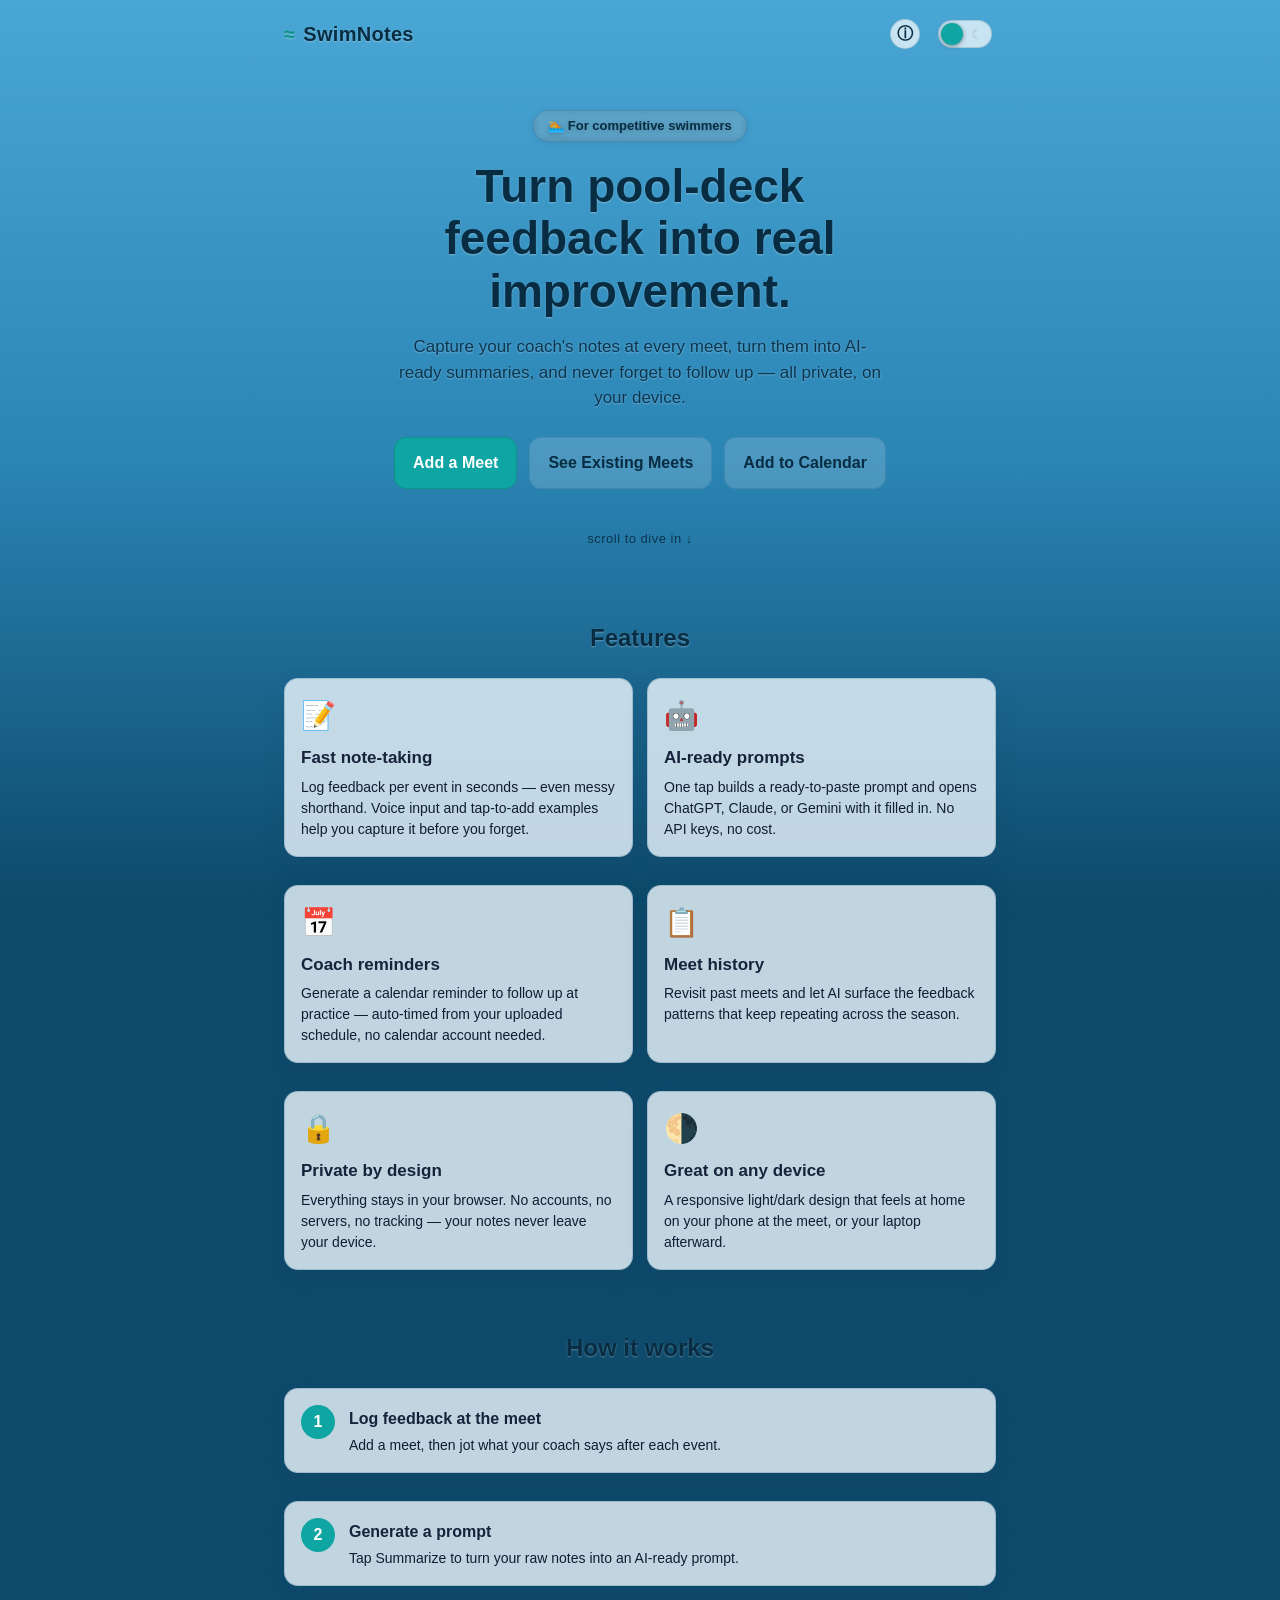
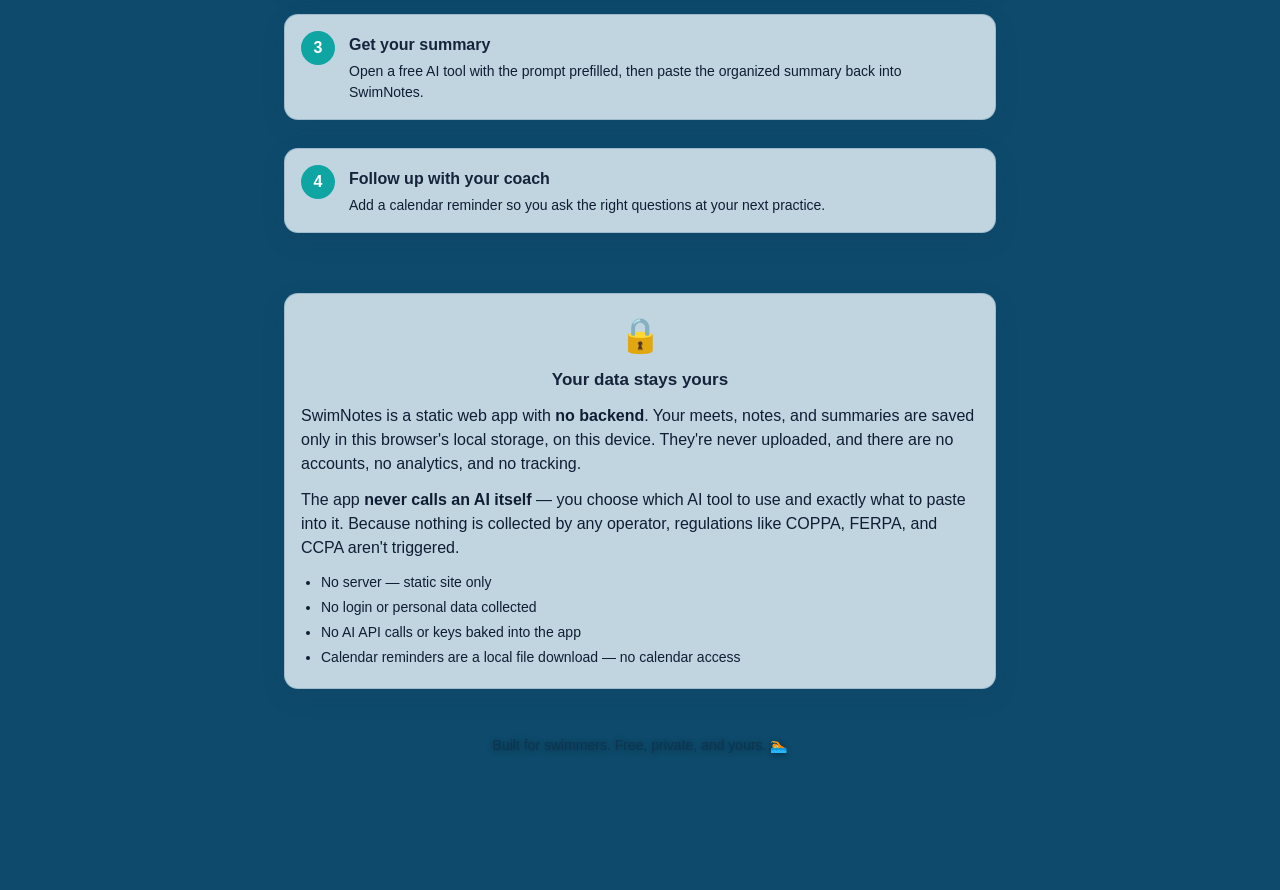
<file: app/index.html>
<!DOCTYPE html>
<html lang="en">
  <head>
    <meta charset="UTF-8" />
    <meta
      name="viewport"
      content="width=device-width, initial-scale=1, viewport-fit=cover"
    />
    <meta name="theme-color" content="#0e1726" />
    <meta
      name="description"
      content="SwimNotes - log coach feedback at meets, generate AI prompts, set a reminder to ask your coach. Private, on-device, free."
    />
    <title>SwimNotes — log coach feedback, get AI summaries</title>
    <script>
      /* set theme before paint to avoid a flash of the wrong mode */
      (function () {
        try {
          var t = localStorage.getItem("swimnotes.theme");
          if (!t)
            t = window.matchMedia("(prefers-color-scheme: light)").matches
              ? "light"
              : "dark";
          document.documentElement.setAttribute("data-theme", t);
        } catch (e) {
          document.documentElement.setAttribute("data-theme", "dark");
        }
      })();
    </script>
    <link rel="stylesheet" href="css/styles.css" />
  </head>
  <body class="landing">
    <!-- Dynamic "dive" background: deepens as you scroll -->
    <div id="water-bg" aria-hidden="true">
      <span class="bubble" style="left: 8%; width: 10px; height: 10px; animation-duration: 14s; animation-delay: -2s"></span>
      <span class="bubble" style="left: 22%; width: 6px; height: 6px; animation-duration: 11s; animation-delay: -6s"></span>
      <span class="bubble" style="left: 38%; width: 14px; height: 14px; animation-duration: 18s; animation-delay: -1s"></span>
      <span class="bubble" style="left: 55%; width: 8px; height: 8px; animation-duration: 13s; animation-delay: -9s"></span>
      <span class="bubble" style="left: 68%; width: 5px; height: 5px; animation-duration: 10s; animation-delay: -4s"></span>
      <span class="bubble" style="left: 80%; width: 12px; height: 12px; animation-duration: 16s; animation-delay: -7s"></span>
      <span class="bubble" style="left: 92%; width: 7px; height: 7px; animation-duration: 12s; animation-delay: -3s"></span>
    </div>
    <div id="depth-overlay" aria-hidden="true"></div>

    <div class="app">
      <div class="topbar">
        <a class="logo" href="index.html"><span class="wave">≈</span> SwimNotes</a>
        <span class="spacer"></span>
      </div>

      <!-- Hero -->
      <header class="hero">
        <div class="hero-badge">🏊 For competitive swimmers</div>
        <h1 class="hero-title">Turn pool-deck feedback into real improvement.</h1>
        <p class="hero-tagline">
          Capture your coach's notes at every meet, turn them into AI-ready
          summaries, and never forget to follow up — all private, on your device.
        </p>
        <div class="hero-cta">
          <a class="btn primary" href="meet.html?new=1">Add a Meet</a>
          <a class="btn glass" href="history.html">See Existing Meets</a>
          <a class="btn glass" href="remind.html">Add to Calendar</a>
        </div>
        <div class="scroll-cue">scroll to dive in ↓</div>
      </header>

      <!-- Features -->
      <section class="section">
        <h2 class="section-title">Features</h2>
        <div class="feature-grid">
          <div class="card feature">
            <div class="feature-ico">📝</div>
            <h3>Fast note-taking</h3>
            <p>
              Log feedback per event in seconds — even messy shorthand. Voice
              input and tap-to-add examples help you capture it before you forget.
            </p>
          </div>
          <div class="card feature">
            <div class="feature-ico">🤖</div>
            <h3>AI-ready prompts</h3>
            <p>
              One tap builds a ready-to-paste prompt and opens ChatGPT, Claude,
              or Gemini with it filled in. No API keys, no cost.
            </p>
          </div>
          <div class="card feature">
            <div class="feature-ico">📅</div>
            <h3>Coach reminders</h3>
            <p>
              Generate a calendar reminder to follow up at practice — auto-timed
              from your uploaded schedule, no calendar account needed.
            </p>
          </div>
          <div class="card feature">
            <div class="feature-ico">📋</div>
            <h3>Meet history</h3>
            <p>
              Revisit past meets and let AI surface the feedback patterns that
              keep repeating across the season.
            </p>
          </div>
          <div class="card feature">
            <div class="feature-ico">🔒</div>
            <h3>Private by design</h3>
            <p>
              Everything stays in your browser. No accounts, no servers, no
              tracking — your notes never leave your device.
            </p>
          </div>
          <div class="card feature">
            <div class="feature-ico">🌗</div>
            <h3>Great on any device</h3>
            <p>
              A responsive light/dark design that feels at home on your phone at
              the meet, or your laptop afterward.
            </p>
          </div>
        </div>
      </section>

      <!-- How it works -->
      <section class="section">
        <h2 class="section-title">How it works</h2>
        <ol class="how-steps">
          <li class="card">
            <span class="step-num">1</span>
            <div>
              <h3>Log feedback at the meet</h3>
              <p>Add a meet, then jot what your coach says after each event.</p>
            </div>
          </li>
          <li class="card">
            <span class="step-num">2</span>
            <div>
              <h3>Generate a prompt</h3>
              <p>Tap Summarize to turn your raw notes into an AI-ready prompt.</p>
            </div>
          </li>
          <li class="card">
            <span class="step-num">3</span>
            <div>
              <h3>Get your summary</h3>
              <p>
                Open a free AI tool with the prompt prefilled, then paste the
                organized summary back into SwimNotes.
              </p>
            </div>
          </li>
          <li class="card">
            <span class="step-num">4</span>
            <div>
              <h3>Follow up with your coach</h3>
              <p>
                Add a calendar reminder so you ask the right questions at your
                next practice.
              </p>
            </div>
          </li>
        </ol>
      </section>

      <!-- Security statement -->
      <section class="section">
        <div class="card security">
          <div class="security-badge">🔒</div>
          <h2>Your data stays yours</h2>
          <p>
            SwimNotes is a static web app with <strong>no backend</strong>. Your
            meets, notes, and summaries are saved only in this browser's local
            storage, on this device. They're never uploaded, and there are no
            accounts, no analytics, and no tracking.
          </p>
          <p>
            The app <strong>never calls an AI itself</strong> — you choose which
            AI tool to use and exactly what to paste into it. Because nothing is
            collected by any operator, regulations like COPPA, FERPA, and CCPA
            aren't triggered.
          </p>
          <ul class="security-list">
            <li>No server — static site only</li>
            <li>No login or personal data collected</li>
            <li>No AI API calls or keys baked into the app</li>
            <li>Calendar reminders are a local file download — no calendar access</li>
          </ul>
        </div>
      </section>

      <p class="footer-note">
        Built for swimmers. Free, private, and yours. 🏊
      </p>
    </div>

    <script src="js/util.js"></script>
    <script src="js/chrome.js"></script>
    <script src="js/landing.js"></script>
  </body>
</html>
</file>
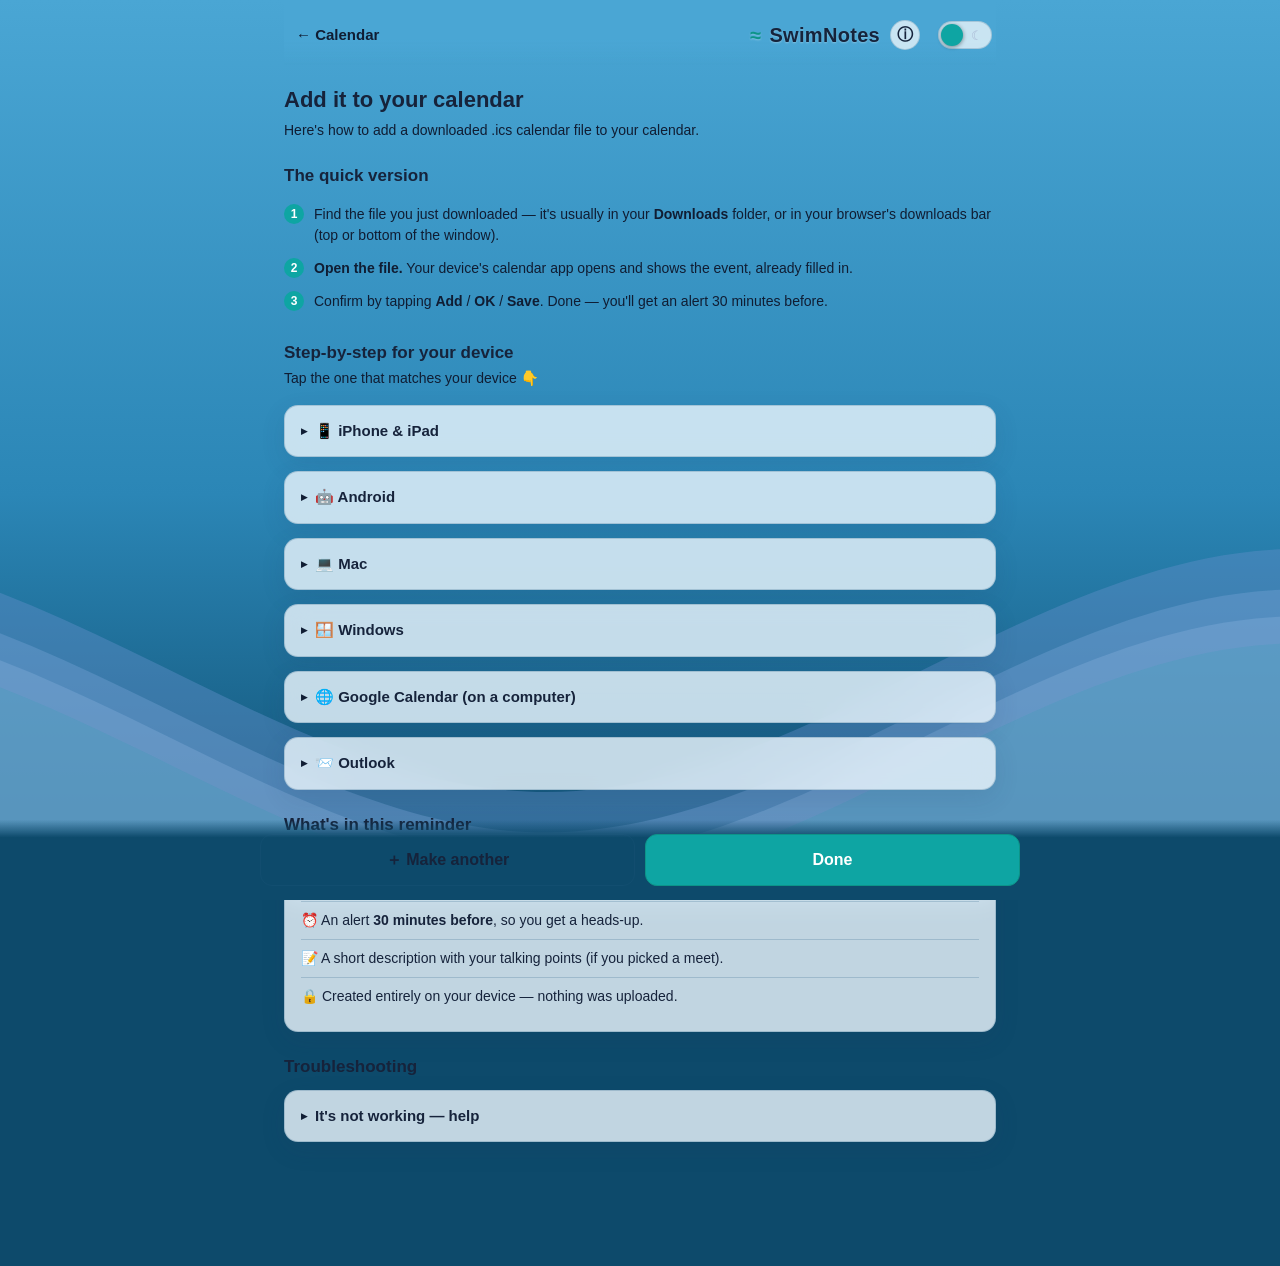
<file: app/added.html>
<!DOCTYPE html>
<html lang="en">
  <head>
    <meta charset="UTF-8" />
    <meta
      name="viewport"
      content="width=device-width, initial-scale=1, viewport-fit=cover"
    />
    <meta name="theme-color" content="#0e1726" />
    <title>SwimNotes · Add to calendar</title>
    <script>
      (function () {
        try {
          var t = localStorage.getItem("swimnotes.theme");
          if (!t)
            t = window.matchMedia("(prefers-color-scheme: light)").matches
              ? "light"
              : "dark";
          document.documentElement.setAttribute("data-theme", t);
        } catch (e) {
          document.documentElement.setAttribute("data-theme", "dark");
        }
      })();
    </script>
    <link rel="stylesheet" href="css/styles.css" />
  </head>
  <body>
    <div class="app">
      <div class="topbar">
        <a class="back-link" href="remind.html">← Calendar</a>
        <span class="spacer"></span>
        <a class="logo" href="index.html"><span class="wave">≈</span> SwimNotes</a>
      </div>

      <h1>Add it to your calendar</h1>
      <p class="subtle" id="subtitle">
        Your calendar file was downloaded. Here's exactly how to add it.
      </p>

      <!-- Reminder summary -->
      <div class="card" id="summary">
        <div class="row" style="gap: 10px; align-items: flex-start">
          <span style="font-size: 24px">📅</span>
          <div style="flex: 1; min-width: 0">
            <div style="font-weight: 700" id="r-title">Your reminder</div>
            <div class="meta" id="r-when"></div>
            <div class="meta">
              Downloaded as <code id="r-file"></code>
            </div>
          </div>
        </div>
        <button class="btn small" id="download-again" style="margin-top: 12px">
          ⬇️ Download again
        </button>
      </div>

      <!-- Quick version -->
      <h2>The quick version</h2>
      <ol class="steps">
        <li>
          Find the file you just downloaded — it's usually in your
          <strong>Downloads</strong> folder, or in your browser's downloads bar
          (top or bottom of the window).
        </li>
        <li>
          <strong>Open the file.</strong> Your device's calendar app opens and
          shows the event, already filled in.
        </li>
        <li>
          Confirm by tapping <strong>Add</strong> / <strong>OK</strong> /
          <strong>Save</strong>. Done — you'll get an alert 30 minutes before.
        </li>
      </ol>

      <!-- Per-device -->
      <h2 style="margin-bottom: 2px">Step-by-step for your device</h2>
      <p class="subtle">Tap the one that matches your device 👇</p>

      <details class="card guide">
        <summary>📱 iPhone &amp; iPad</summary>
        <ol class="steps">
          <li>
            Tap the <strong>Downloads</strong> icon next to Safari's address bar,
            or open the <strong>Files</strong> app → <strong>Downloads</strong>.
          </li>
          <li>Tap the <code>.ics</code> file. The <strong>Calendar</strong> app opens with the event.</li>
          <li>Tap <strong>Add</strong> (top-right). If asked, choose which calendar to use.</li>
          <li>The 30-minute alert is already set for you.</li>
        </ol>
      </details>

      <details class="card guide">
        <summary>🤖 Android</summary>
        <ol class="steps">
          <li>
            Pull down the notification shade and tap the finished download, or
            open <strong>Files</strong> / <strong>My Files</strong> →
            <strong>Downloads</strong>.
          </li>
          <li>
            Tap the <code>.ics</code> file. If asked which app to use, choose
            <strong>Google Calendar</strong> (or your calendar app).
          </li>
          <li>Review the event and tap <strong>Save</strong>.</li>
          <li>
            If tapping the file does nothing, use the
            <strong>Google Calendar on a computer</strong> method below.
          </li>
        </ol>
      </details>

      <details class="card guide">
        <summary>💻 Mac</summary>
        <ol class="steps">
          <li>Click the file in your browser's downloads, or open <strong>Finder</strong> → <strong>Downloads</strong>.</li>
          <li>Double-click the <code>.ics</code> file. <strong>Calendar</strong> opens and asks where to add it.</li>
          <li>Pick a calendar and click <strong>OK</strong>.</li>
        </ol>
      </details>

      <details class="card guide">
        <summary>🪟 Windows</summary>
        <ol class="steps">
          <li>Open the <code>.ics</code> from your browser's downloads bar, or the <strong>Downloads</strong> folder.</li>
          <li>Double-click it. It opens in your default calendar (Outlook or Windows <strong>Calendar</strong>).</li>
          <li>Click <strong>Save &amp; Close</strong> (Outlook) or <strong>Save</strong>.</li>
          <li>Opened in the wrong app? Right-click the file → <strong>Open with</strong> → choose your calendar app.</li>
        </ol>
      </details>

      <details class="card guide">
        <summary>🌐 Google Calendar (on a computer)</summary>
        <p class="hint" style="margin-top: 0">
          Use this if the file won't open into your calendar automatically.
        </p>
        <ol class="steps">
          <li>Go to <strong>calendar.google.com</strong> and sign in.</li>
          <li>Click the <strong>⚙ gear</strong> (top-right) → <strong>Settings</strong>.</li>
          <li>In the left menu, click <strong>Import &amp; export</strong>.</li>
          <li>Under <strong>Import</strong>, click <strong>Select file from your computer</strong> and choose the downloaded <code>.ics</code>.</li>
          <li>Choose which calendar to add it to, then click <strong>Import</strong>.</li>
        </ol>
      </details>

      <details class="card guide">
        <summary>📨 Outlook</summary>
        <ol class="steps">
          <li><strong>On the web:</strong> Add calendar → <strong>Upload from file</strong> → choose the <code>.ics</code> → pick a calendar → <strong>Import</strong>.</li>
          <li><strong>Desktop app:</strong> double-click the file; Outlook opens it — click <strong>Save &amp; Close</strong>.</li>
        </ol>
      </details>

      <!-- What's inside -->
      <h2>What's in this reminder</h2>
      <div class="card">
        <ul class="plain-list">
          <li>📌 A one-time event titled with your reminder name.</li>
          <li>⏰ An alert <strong>30 minutes before</strong>, so you get a heads-up.</li>
          <li>📝 A short description with your talking points (if you picked a meet).</li>
          <li>🔒 Created entirely on your device — nothing was uploaded.</li>
        </ul>
      </div>

      <!-- Troubleshooting -->
      <h2>Troubleshooting</h2>
      <details class="card guide">
        <summary>It's not working — help</summary>
        <ul class="plain-list">
          <li>
            <strong>I can't find the file.</strong> Check your
            <strong>Downloads</strong> folder, or your browser's downloads bar.
            You can also tap <strong>Download again</strong> at the top.
          </li>
          <li>
            <strong>Nothing happened when I opened it.</strong> Your device may
            not have a default calendar app set. Use the
            <strong>Google Calendar on a computer</strong> import above.
          </li>
          <li>
            <strong>It opened as text/gibberish.</strong> That's the raw file —
            choose to open it <em>with</em> your calendar app instead of a text
            viewer.
          </li>
        </ul>
      </details>
    </div>

    <div class="actionbar">
      <div class="inner btn-grid">
        <a class="btn ghost" href="remind.html">＋ Make another</a>
        <a class="btn primary" href="index.html">Done</a>
      </div>
    </div>

    <script src="js/util.js"></script>
    <script src="js/chrome.js"></script>
    <script src="js/added.js"></script>
  </body>
</html>
</file>
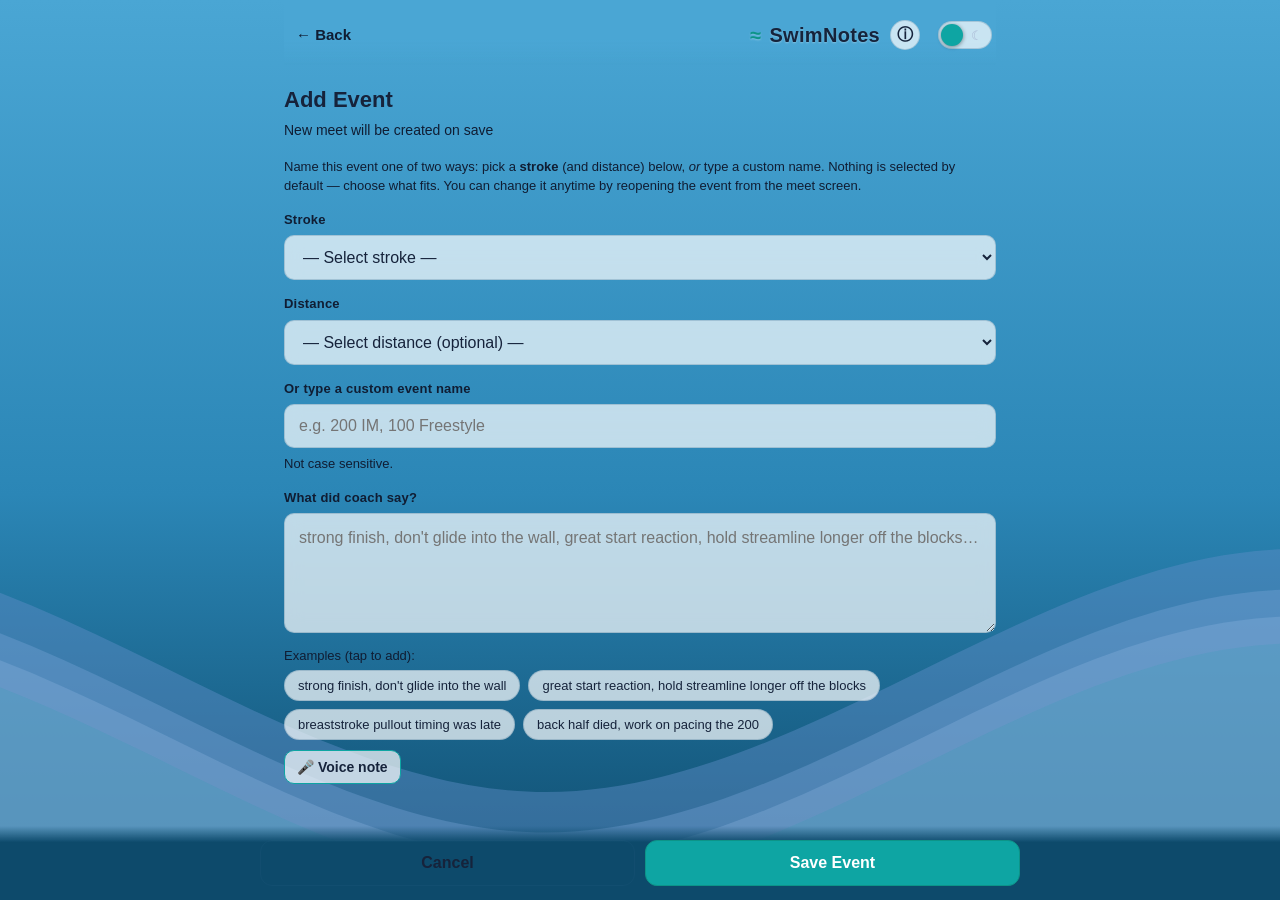
<file: app/event.html>
<!DOCTYPE html>
<html lang="en">
  <head>
    <meta charset="UTF-8" />
    <meta
      name="viewport"
      content="width=device-width, initial-scale=1, viewport-fit=cover"
    />
    <meta name="theme-color" content="#0e1726" />
    <title>SwimNotes · Event</title>
    <script>
      (function () {
        try {
          var t = localStorage.getItem("swimnotes.theme");
          if (!t)
            t = window.matchMedia("(prefers-color-scheme: light)").matches
              ? "light"
              : "dark";
          document.documentElement.setAttribute("data-theme", t);
        } catch (e) {
          document.documentElement.setAttribute("data-theme", "dark");
        }
      })();
    </script>
    <link rel="stylesheet" href="css/styles.css" />
  </head>
  <body>
    <div class="app">
      <div class="topbar">
        <a class="back-link" href="meet.html">← Back</a>
        <span class="spacer"></span>
        <a class="logo" href="index.html"><span class="wave">≈</span> SwimNotes</a>
      </div>

      <h1 id="page-title">Add Event</h1>
      <p class="subtle" id="meet-label"></p>

      <p class="hint" style="margin-top: 0">
        Name this event one of two ways: pick a <strong>stroke</strong> (and
        distance) below, <em>or</em> type a custom name. Nothing is selected by
        default &mdash; choose what fits. You can change it anytime by reopening
        the event from the meet screen.
      </p>

      <label for="stroke">Stroke</label>
      <select id="stroke"></select>

      <label for="distance">Distance</label>
      <select id="distance"></select>

      <label for="custom-name">Or type a custom event name</label>
      <div class="field-guard" id="custom-name-wrap">
        <input
          id="custom-name"
          type="text"
          placeholder="e.g. 200 IM, 100 Freestyle"
        />
        <span class="field-guard-msg" aria-hidden="true"
          >Not a possible event combination</span
        >
      </div>
      <p class="hint">Not case sensitive.</p>

      <label for="notes">What did coach say?</label>
      <div class="field-guard" id="notes-wrap">
        <textarea
          id="notes"
          placeholder="breakout 2 deep, good turns, finish head down…"
        ></textarea>
        <span class="field-guard-msg" aria-hidden="true"
          >Please input feedback</span
        >
      </div>
      <p class="hint" style="margin-bottom: 4px">Examples (tap to add):</p>
      <div id="suggestions" class="chips"></div>
      <button class="btn small" id="voice-btn" type="button">
        🎤 Voice note
      </button>
      <span id="voice-status" class="hint"></span>
    </div>

    <div class="actionbar">
      <div class="inner btn-grid">
        <button class="btn ghost" id="cancel-btn">Cancel</button>
        <button class="btn primary" id="save-btn">Save Event</button>
      </div>
    </div>

    <script src="js/storage.js"></script>
    <script src="js/util.js"></script>
    <script src="js/chrome.js"></script>
    <script src="js/event.js"></script>
  </body>
</html>
</file>
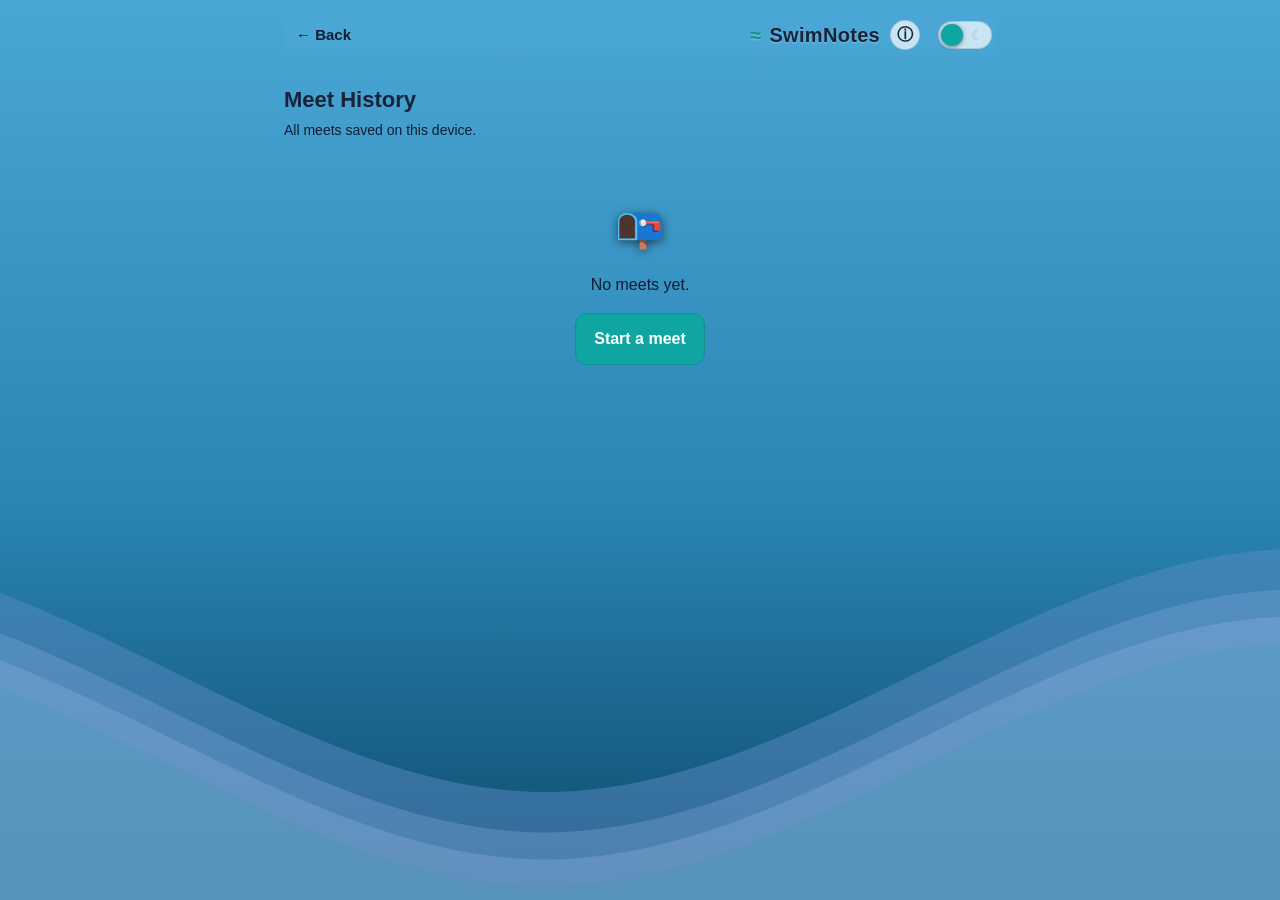
<file: app/history.html>
<!DOCTYPE html>
<html lang="en">
  <head>
    <meta charset="UTF-8" />
    <meta
      name="viewport"
      content="width=device-width, initial-scale=1, viewport-fit=cover"
    />
    <meta name="theme-color" content="#0e1726" />
    <title>SwimNotes · History</title>
    <script>
      (function () {
        try {
          var t = localStorage.getItem("swimnotes.theme");
          if (!t)
            t = window.matchMedia("(prefers-color-scheme: light)").matches
              ? "light"
              : "dark";
          document.documentElement.setAttribute("data-theme", t);
        } catch (e) {
          document.documentElement.setAttribute("data-theme", "dark");
        }
      })();
    </script>
    <link rel="stylesheet" href="css/styles.css" />
  </head>
  <body>
    <div class="app">
      <div class="topbar">
        <a class="back-link" href="index.html">← Back</a>
        <span class="spacer"></span>
        <a class="logo" href="index.html"><span class="wave">≈</span> SwimNotes</a>
      </div>

      <h1>Meet History</h1>
      <p class="subtle">All meets saved on this device.</p>

      <div id="list"></div>

      <div id="danger-zone" style="display: none; margin-top: 32px">
        <button class="btn danger block" id="delete-all-btn">
          Delete all meets
        </button>
      </div>
    </div>

    <!-- Confirm clearing every meet (small centered modal) -->
    <dialog id="confirm-delete-all" class="confirm-dialog">
      <h2>Delete all meets?</h2>
      <p>
        This will permanently remove every saved meet and its notes from this
        device. This action cannot be undone.
      </p>
      <div class="dialog-actions confirm-actions">
        <button class="btn ghost" id="confirm-cancel">Cancel</button>
        <button class="btn danger" id="confirm-delete">Delete all</button>
      </div>
    </dialog>

    <script src="js/storage.js"></script>
    <script src="js/util.js"></script>
    <script src="js/chrome.js"></script>
    <script src="js/history.js"></script>
  </body>
</html>
</file>
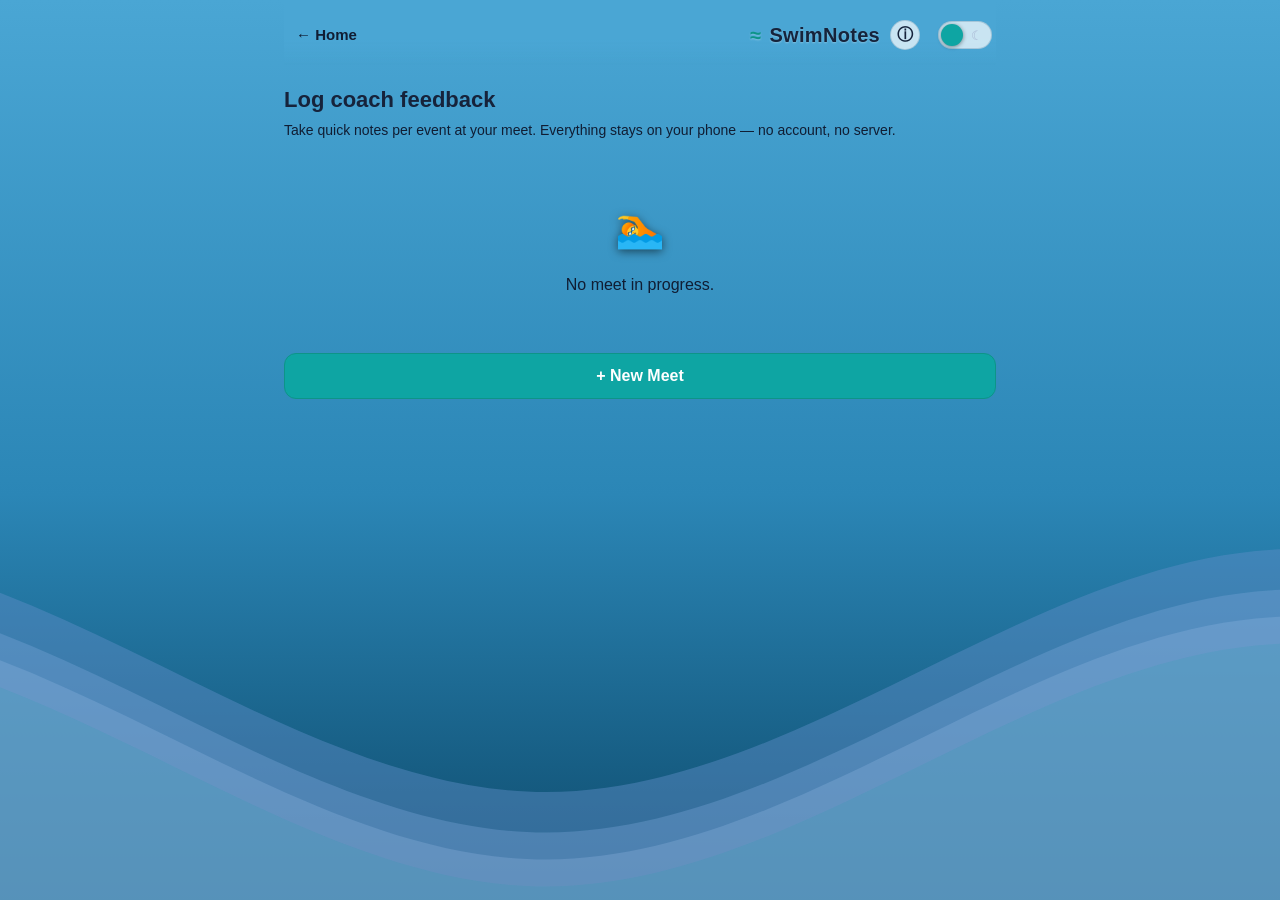
<file: app/meet.html>
<!DOCTYPE html>
<html lang="en">
  <head>
    <meta charset="UTF-8" />
    <meta
      name="viewport"
      content="width=device-width, initial-scale=1, viewport-fit=cover"
    />
    <meta name="theme-color" content="#0e1726" />
    <title>SwimNotes · Meet</title>
    <script>
      (function () {
        try {
          var t = localStorage.getItem("swimnotes.theme");
          if (!t)
            t = window.matchMedia("(prefers-color-scheme: light)").matches
              ? "light"
              : "dark";
          document.documentElement.setAttribute("data-theme", t);
        } catch (e) {
          document.documentElement.setAttribute("data-theme", "dark");
        }
      })();
    </script>
    <link rel="stylesheet" href="css/styles.css" />
  </head>
  <body>
    <div class="app">
      <div class="topbar">
        <a class="back-link" href="index.html">← Home</a>
        <span class="spacer"></span>
        <a class="logo" href="index.html"><span class="wave">≈</span> SwimNotes</a>
      </div>

      <!-- No current meet -->
      <div id="no-meet" style="display: none">
        <h1>Log coach feedback</h1>
        <p class="subtle">
          Take quick notes per event at your meet. Everything stays on your
          phone &mdash; no account, no server.
        </p>
        <div class="empty" id="no-meet-empty">
          <div class="big">🏊</div>
          <p>No meet in progress.</p>
        </div>
        <button class="btn primary block" id="new-meet-empty">
          + New Meet
        </button>
        <div id="recent-wrap" style="margin-top: 28px"></div>
      </div>

      <!-- Current meet -->
      <div id="has-meet" style="display: none">
        <h1 id="meet-name">Meet</h1>
        <p class="subtle" id="meet-date"></p>

        <div class="row between" style="margin-bottom: 6px">
          <h2 style="margin: 0">Events</h2>
          <button class="btn small ghost" id="new-meet-btn">New Meet</button>
        </div>

        <div id="events-list"></div>

        <a class="btn block" id="add-event-btn" href="event.html">
          + Add Event
        </a>

        <div id="meet-status" class="meet-status" style="display: none"></div>
      </div>
    </div>

    <div class="actionbar" id="actionbar" style="display: none">
      <div class="inner">
        <a class="btn primary block" id="summarize-btn" href="summarize.html">
          Summarize &amp; Next Steps →
        </a>
      </div>
    </div>

    <!-- New meet dialog (expands to fill the device on phones) -->
    <dialog id="meet-dialog" class="sheet">
      <h2 style="margin-top: 0">New Meet</h2>
      <label for="dlg-name">Meet name</label>
      <input id="dlg-name" type="text" placeholder="e.g. CDST Invitational" />
      <label for="dlg-date">Date</label>
      <input id="dlg-date" type="date" />
      <div class="btn-grid dialog-actions" style="margin-top: 18px">
        <button class="btn ghost" id="dlg-cancel">Cancel</button>
        <button class="btn primary" id="dlg-create">Create</button>
      </div>
    </dialog>

    <script src="js/storage.js"></script>
    <script src="js/util.js"></script>
    <script src="js/chrome.js"></script>
    <script src="js/meet.js"></script>
  </body>
</html>
</file>
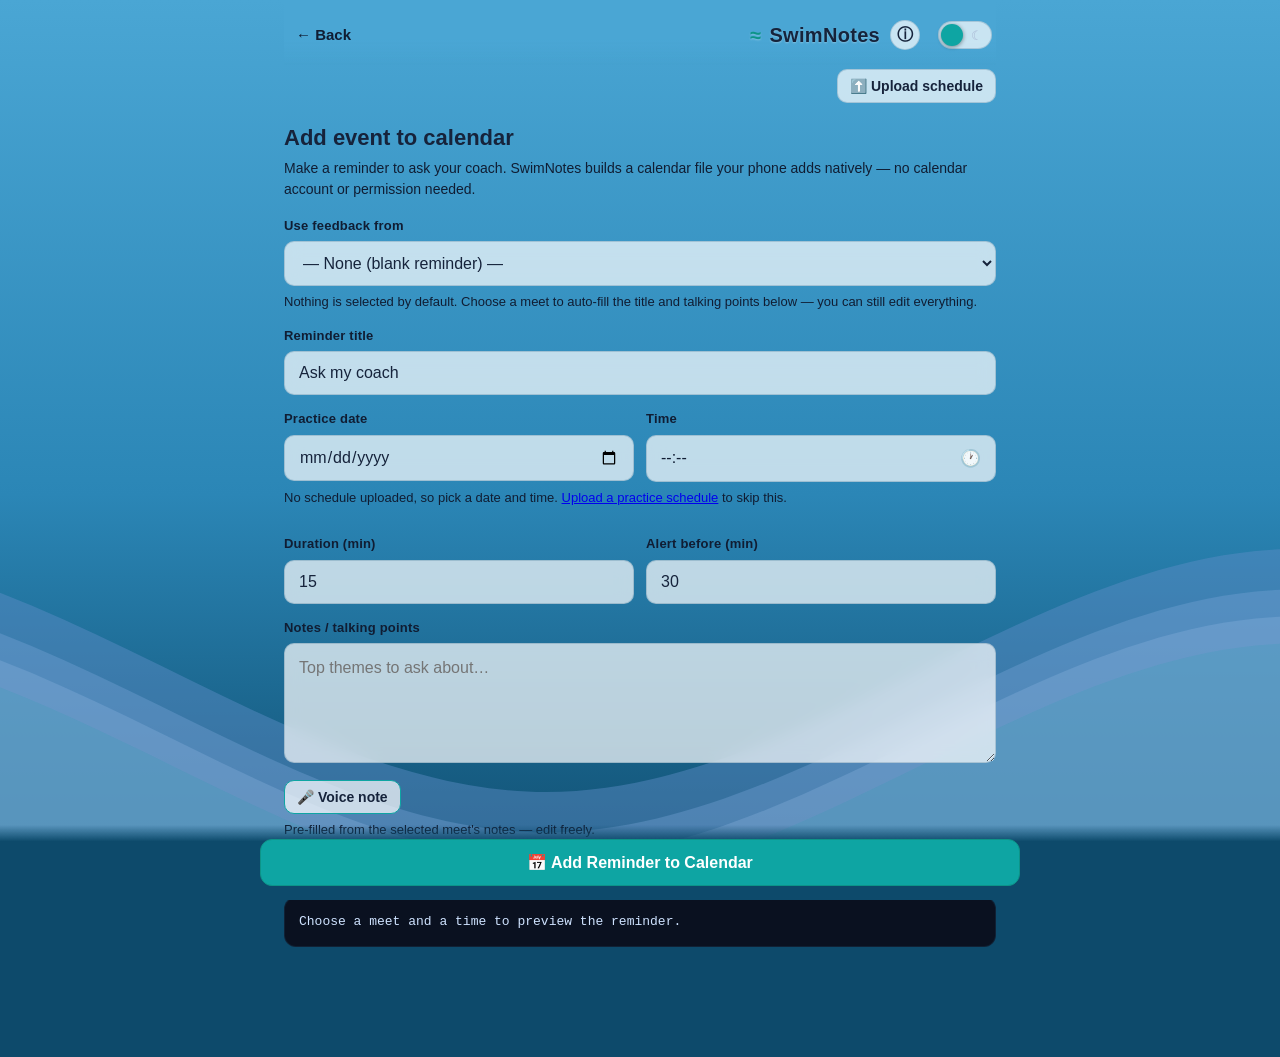
<file: app/remind.html>
<!DOCTYPE html>
<html lang="en">
  <head>
    <meta charset="UTF-8" />
    <meta
      name="viewport"
      content="width=device-width, initial-scale=1, viewport-fit=cover"
    />
    <meta name="theme-color" content="#0e1726" />
    <title>SwimNotes · Reminder</title>
    <script>
      (function () {
        try {
          var t = localStorage.getItem("swimnotes.theme");
          if (!t)
            t = window.matchMedia("(prefers-color-scheme: light)").matches
              ? "light"
              : "dark";
          document.documentElement.setAttribute("data-theme", t);
        } catch (e) {
          document.documentElement.setAttribute("data-theme", "dark");
        }
      })();
    </script>
    <link rel="stylesheet" href="css/styles.css" />
  </head>
  <body>
    <div class="app">
      <div class="topbar">
        <a class="back-link" href="index.html">← Back</a>
        <span class="spacer"></span>
        <a class="logo" href="index.html"><span class="wave">≈</span> SwimNotes</a>
      </div>

      <div class="row" style="justify-content: flex-end; margin-top: 4px">
        <button class="btn small" id="open-sched">⬆️ Upload schedule</button>
      </div>

      <h1>Add event to calendar</h1>
      <p class="subtle">
        Make a reminder to ask your coach. SwimNotes builds a calendar file your
        phone adds natively — no calendar account or permission needed.
      </p>

      <label for="meet-select">Use feedback from</label>
      <select id="meet-select"></select>
      <p class="hint" id="meet-hint">
        Nothing is selected by default. Choose a meet to auto-fill the title and
        talking points below &mdash; you can still edit everything.
      </p>

      <label for="title">Reminder title</label>
      <input id="title" type="text" />

      <!-- Shown only when a practice schedule has been uploaded -->
      <div id="sched-block" style="display: none">
        <label for="sched-slot">Practice time (from your schedule)</label>
        <select id="sched-slot"></select>
        <p class="hint">
          Auto-picked your next practice — no need to enter a time. Pick a
          different slot, or
          <a href="#" id="manual-toggle">enter a time manually</a>.
        </p>
      </div>

      <!-- Shown when there is no schedule (or user opts to enter manually) -->
      <div id="manual-block">
        <div class="grid-2">
          <div>
            <label for="date">Practice date</label>
            <input id="date" type="date" />
          </div>
          <div>
            <label id="time-label">Time</label>
            <button
              type="button"
              class="time-field"
              id="time-field"
              aria-haspopup="dialog"
              aria-labelledby="time-label"
            >
              <span id="time-display" class="placeholder">--:--</span>
              <span class="time-field-ico" aria-hidden="true">🕐</span>
            </button>
          </div>
        </div>
        <p class="hint" id="manual-hint" style="display: none">
          No schedule uploaded, so pick a date and time.
          <a href="#" id="goto-sched">Upload a practice schedule</a> to skip this.
        </p>
      </div>

      <div class="grid-2">
        <div>
          <label for="duration">Duration (min)</label>
          <input id="duration" type="number" min="5" step="5" value="15" />
        </div>
        <div>
          <label for="alarm">Alert before (min)</label>
          <input id="alarm" type="number" min="0" step="5" value="30" />
        </div>
      </div>

      <label for="desc">Notes / talking points</label>
      <textarea id="desc" placeholder="Top themes to ask about…"></textarea>
      <div class="row" style="gap: 8px; margin-top: 6px">
        <button class="btn small voice-btn" id="desc-voice-btn" type="button">
          🎤 Voice note
        </button>
        <span id="desc-voice-status" class="hint"></span>
      </div>
      <p class="hint">Pre-filled from the selected meet's notes — edit freely.</p>

      <h2>Preview</h2>
      <div class="codebox" id="preview"></div>
    </div>

    <div class="actionbar">
      <div class="inner">
        <button class="btn primary block" id="download-ics">
          📅 Add Reminder to Calendar
        </button>
      </div>
    </div>

    <!-- Time picker (analog clock + type + AM/PM chips) -->
    <dialog id="time-dialog" class="sheet time-dialog">
      <h2 style="margin-top: 0">Set time</h2>

      <input
        id="time-text"
        class="time-text"
        type="text"
        inputmode="numeric"
        autocomplete="off"
        placeholder="--:--"
        aria-label="Type a time"
      />

      <div class="chips ampm-chips" role="group" aria-label="AM or PM">
        <button type="button" class="chip" data-ap="AM">AM</button>
        <button type="button" class="chip" data-ap="PM">PM</button>
      </div>

      <svg
        id="clock"
        class="clock"
        viewBox="0 0 240 240"
        role="img"
        aria-label="Clock — drag the hands to set the time"
      ></svg>

      <div class="dialog-actions time-dialog-actions">
        <button class="btn ghost" id="time-clear">Clear</button>
        <button class="btn primary" id="time-confirm">Set time</button>
      </div>
    </dialog>

    <!-- Practice schedule upload (centered modal) -->
    <dialog id="sched-dialog" class="sheet sched-dialog">
      <h2 style="margin-top: 0">Practice schedule</h2>
      <p class="hint" style="margin-top: 0">
        Upload your schedule and reminders auto-pick your next practice time
        &mdash; no need to enter a time.
      </p>

      <div id="sched-status" class="sched-status"></div>

      <input
        type="file"
        id="sched-file"
        accept=".ics,.csv,.txt,text/calendar,text/plain,text/csv"
        hidden
      />
      <div class="btn-grid">
        <button class="btn" id="sched-upload">⬆️ Choose file</button>
        <button class="btn danger" id="sched-clear" style="display: none">
          Remove
        </button>
      </div>

      <details class="sched-help">
        <summary>Accepted formats</summary>
        <p class="hint">
          A calendar export (<code>.ics</code>) works best. Or a plain text /
          CSV file with one practice per line, for example:
        </p>
        <div class="codebox" style="max-height: none; text-align: left">Monday 4:00pm
Wednesday 17:30
Fri 4 pm</div>
      </details>

      <div class="dialog-actions" style="margin-top: 18px">
        <button class="btn ghost block" id="sched-close">Done</button>
      </div>
    </dialog>

    <script src="js/storage.js"></script>
    <script src="js/util.js"></script>
    <script src="js/chrome.js"></script>
    <script src="js/schedule.js"></script>
    <script src="js/ics.js"></script>
    <script src="js/remind.js"></script>
  </body>
</html>
</file>
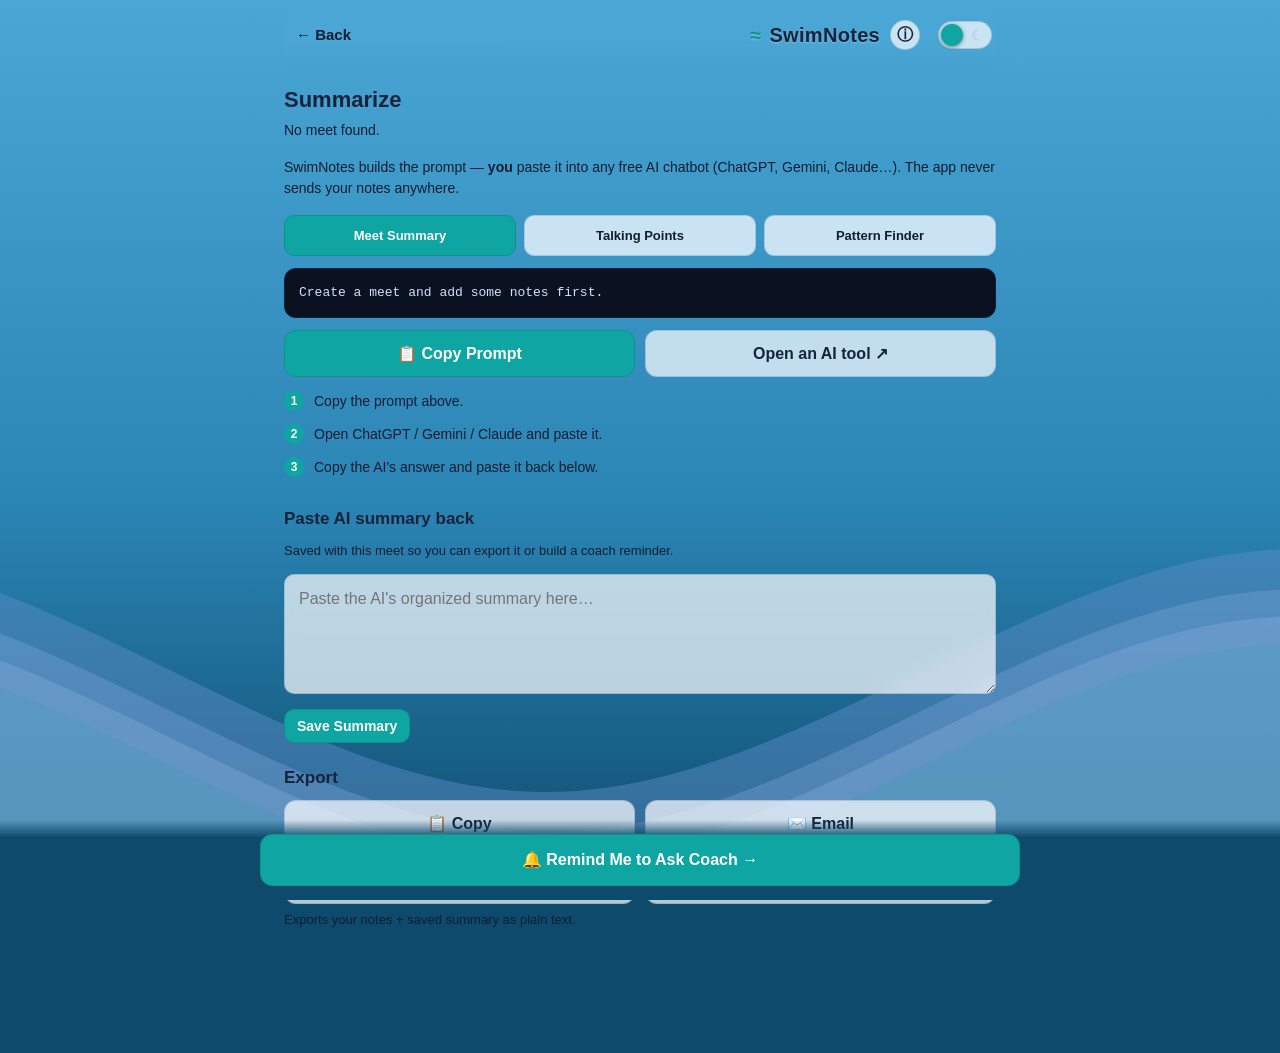
<file: app/summarize.html>
<!DOCTYPE html>
<html lang="en">
  <head>
    <meta charset="UTF-8" />
    <meta
      name="viewport"
      content="width=device-width, initial-scale=1, viewport-fit=cover"
    />
    <meta name="theme-color" content="#0e1726" />
    <title>SwimNotes · Summarize</title>
    <script>
      (function () {
        try {
          var t = localStorage.getItem("swimnotes.theme");
          if (!t)
            t = window.matchMedia("(prefers-color-scheme: light)").matches
              ? "light"
              : "dark";
          document.documentElement.setAttribute("data-theme", t);
        } catch (e) {
          document.documentElement.setAttribute("data-theme", "dark");
        }
      })();
    </script>
    <link rel="stylesheet" href="css/styles.css" />
  </head>
  <body>
    <div class="app">
      <div class="topbar">
        <a class="back-link" href="meet.html">← Back</a>
        <span class="spacer"></span>
        <a class="logo" href="index.html"><span class="wave">≈</span> SwimNotes</a>
      </div>

      <h1>Summarize</h1>
      <p class="subtle" id="meet-label"></p>

      <p class="subtle">
        SwimNotes builds the prompt — <strong>you</strong> paste it into any free
        AI chatbot (ChatGPT, Gemini, Claude…). The app never sends your notes
        anywhere.
      </p>

      <div class="tabs" id="tabs">
        <div class="tab active" data-kind="summary">Meet Summary</div>
        <div class="tab" data-kind="talking">Talking Points</div>
        <div class="tab" data-kind="pattern">Pattern Finder</div>
      </div>

      <div class="codebox" id="prompt-box"></div>

      <div class="btn-grid" style="margin-top: 12px">
        <button class="btn primary" id="copy-prompt">📋 Copy Prompt</button>
        <button class="btn" id="open-ai">Open an AI tool ↗</button>
      </div>

      <ol class="steps">
        <li>Copy the prompt above.</li>
        <li>Open ChatGPT / Gemini / Claude and paste it.</li>
        <li>Copy the AI's answer and paste it back below.</li>
      </ol>

      <h2>Paste AI summary back</h2>
      <p class="hint">
        Saved with this meet so you can export it or build a coach reminder.
      </p>
      <textarea id="summary" placeholder="Paste the AI's organized summary here…"></textarea>
      <button class="btn small primary" id="save-summary" style="margin-top: 8px">
        Save Summary
      </button>

      <h2>Export</h2>
      <div class="btn-grid">
        <button class="btn" id="exp-copy">📋 Copy</button>
        <button class="btn" id="exp-email">✉️ Email</button>
        <button class="btn" id="exp-download">⬇️ Download</button>
        <button class="btn" id="exp-share">🔗 Share</button>
      </div>
      <p class="hint">Exports your notes + saved summary as plain text.</p>
    </div>

    <div class="actionbar">
      <div class="inner">
        <a class="btn primary block" id="remind-btn" href="remind.html">
          🔔 Remind Me to Ask Coach →
        </a>
      </div>
    </div>

    <script src="js/storage.js"></script>
    <script src="js/util.js"></script>
    <script src="js/chrome.js"></script>
    <script src="js/prompts.js"></script>
    <script src="js/summarize.js"></script>
  </body>
</html>
</file>
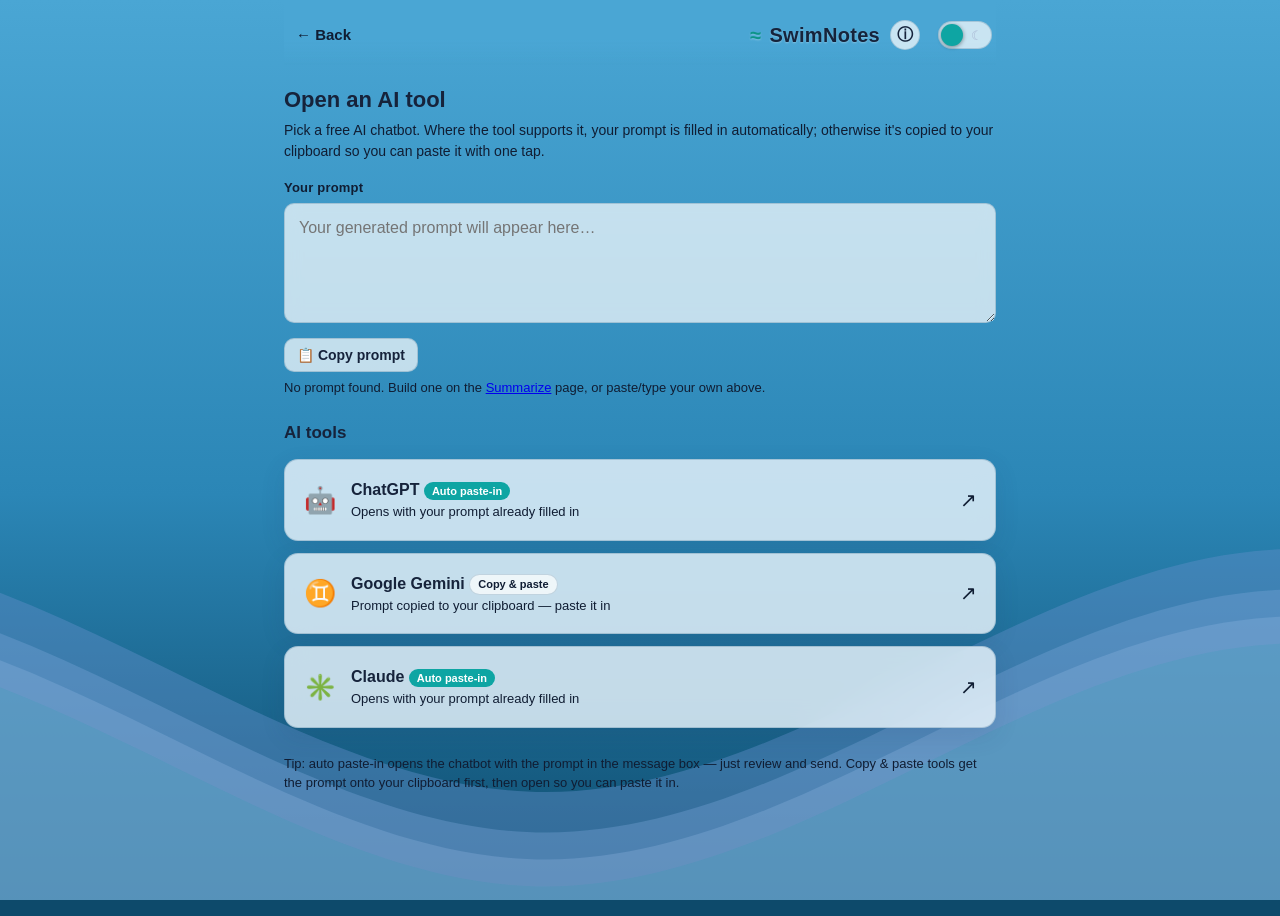
<file: app/tools.html>
<!DOCTYPE html>
<html lang="en">
  <head>
    <meta charset="UTF-8" />
    <meta
      name="viewport"
      content="width=device-width, initial-scale=1, viewport-fit=cover"
    />
    <meta name="theme-color" content="#0e1726" />
    <title>SwimNotes · AI Tools</title>
    <script>
      (function () {
        try {
          var t = localStorage.getItem("swimnotes.theme");
          if (!t)
            t = window.matchMedia("(prefers-color-scheme: light)").matches
              ? "light"
              : "dark";
          document.documentElement.setAttribute("data-theme", t);
        } catch (e) {
          document.documentElement.setAttribute("data-theme", "dark");
        }
      })();
    </script>
    <link rel="stylesheet" href="css/styles.css" />
  </head>
  <body>
    <div class="app">
      <div class="topbar">
        <a class="back-link" href="summarize.html">← Back</a>
        <span class="spacer"></span>
        <a class="logo" href="index.html"><span class="wave">≈</span> SwimNotes</a>
      </div>

      <h1>Open an AI tool</h1>
      <p class="subtle">
        Pick a free AI chatbot. Where the tool supports it, your prompt is filled
        in automatically; otherwise it's copied to your clipboard so you can paste
        it with one tap.
      </p>

      <label for="prompt">Your prompt</label>
      <textarea id="prompt" placeholder="Your generated prompt will appear here…"></textarea>
      <button class="btn small" id="copy-prompt" style="margin-top: 8px">
        📋 Copy prompt
      </button>
      <p class="hint" id="no-prompt-hint" style="display: none">
        No prompt found. Build one on the
        <a href="summarize.html">Summarize</a> page, or paste/type your own above.
      </p>

      <h2>AI tools</h2>
      <div id="tool-list" class="home-actions"></div>

      <p class="hint">
        Tip: auto paste-in opens the chatbot with the prompt in the message box —
        just review and send. Copy &amp; paste tools get the prompt onto your
        clipboard first, then open so you can paste it in.
      </p>
    </div>

    <script src="js/util.js"></script>
    <script src="js/chrome.js"></script>
    <script src="js/ai-tools.js"></script>
  </body>
</html>
</file>
<file: app/css/styles.css>
/* SwimNotes - mobile-first responsive styles */

:root,
[data-theme="dark"] {
  --bg: #0b2c47;
  /* translucent, water-tinted panels (frosted glass) so they blend with the bg */
  --surface: rgba(18, 42, 67, 0.74);
  --surface-2: rgba(31, 58, 88, 0.72);
  --border: rgba(120, 165, 205, 0.22);
  --text: #eaf1fb;
  --muted: #cdd9ee;
  --accent: #2dd4bf;
  --accent-strong: #14b8a6;
  --accent-text: #04201c;
  --danger: #f87171;
  --radius: 14px;
  --shadow: 0 6px 22px rgba(0, 0, 0, 0.35);

  /* darker-than-background waves */
  --wave-1: rgba(7, 13, 26, 0.65);
  --wave-2: rgba(13, 26, 46, 0.5);
  --wave-3: rgba(20, 46, 70, 0.32);
  --wave-4: rgba(45, 212, 191, 0.1);

  /* landing "dive" water gradient (surface -> abyss) */
  --water-top: #0d4a6b;
  --water-mid: #072c45;
  --water-bottom: #020a13;

  /* text drawn directly on the water (hero/section titles) */
  --on-water: #ffffff;
  --on-water-soft: #d8edf8;
  --on-water-shadow: 0 2px 24px rgba(0, 0, 0, 0.4);

  /* the light that traces the "Upload schedule" button — bright white on dark */
  --glow-line: #ffffff;
  --glow-line-soft: rgba(255, 255, 255, 0.2);
}

[data-theme="light"] {
  --bg: #2a86b3;
  /* softly tinted translucent panels — readable but not stark white on water */
  --surface: rgba(233, 244, 252, 0.82);
  --surface-2: rgba(255, 255, 255, 0.7);
  --border: rgba(40, 90, 130, 0.22);
  --text: #16233b;
  --muted: #101d33;
  --accent: #0ea5a3;
  --accent-strong: #0d9488;
  --accent-text: #ffffff;
  --danger: #dc2626;
  --shadow: 0 8px 24px rgba(30, 58, 95, 0.12);

  /* soft blue waves, darker than the light background */
  --wave-1: rgba(96, 142, 200, 0.45);
  --wave-2: rgba(122, 166, 216, 0.36);
  --wave-3: rgba(150, 188, 228, 0.28);
  --wave-4: rgba(14, 165, 163, 0.12);

  /* landing "dive" water gradient — clearly lighter than dark mode.
     Its deepest tone equals dark mode's surface tone, so the modes differ. */
  --water-top: #4aa6d4;
  --water-mid: #2b86b6;
  --water-bottom: #0d4a6b;

  /* dark text reads better on the lighter light-mode water */
  --on-water: #082c42;
  --on-water-soft: #0c3550;
  --on-water-shadow: 0 1px 2px rgba(255, 255, 255, 0.3);

  /* a dark tracing light for light mode (bright white would be invisible) */
  --glow-line: #06202f;
  --glow-line-soft: rgba(6, 32, 47, 0.2);
}

* {
  box-sizing: border-box;
}

html,
body {
  margin: 0;
  padding: 0;
}

body {
  background-color: var(--water-bottom);
  /* same water tone as the home page on every page (waves sit on top) */
  background-image: linear-gradient(
    180deg,
    var(--water-top) 0%,
    var(--water-mid) 55%,
    var(--water-bottom) 100%
  );
  background-attachment: fixed;
  background-repeat: no-repeat;
  color: var(--text);
  font-family: -apple-system, BlinkMacSystemFont, "Segoe UI", Roboto, Helvetica,
    Arial, sans-serif;
  line-height: 1.5;
  -webkit-text-size-adjust: 100%;
  min-height: 100vh;
  overflow-x: hidden;
  transition: color 0.3s ease;
}

.app {
  position: relative;
  z-index: 1;
  max-width: 640px;
  margin: 0 auto;
  padding: 0 16px 110px;
}

/* Page content slides in from the left (used for non-home navigations, e.g.
 * History → "Start a meet"). */
.app.slide-in-left {
  animation: app-slide-in-left 0.42s cubic-bezier(0.22, 0.61, 0.36, 1) both;
}
@keyframes app-slide-in-left {
  from {
    transform: translateX(-100%);
    opacity: 0;
  }
  to {
    transform: translateX(0);
    opacity: 1;
  }
}
/* Outgoing page slides off to the right (pairs with slide-in-left). */
.app.slide-out-right {
  animation: app-slide-out-right 0.38s cubic-bezier(0.55, 0, 0.67, 0.2) both;
}
@keyframes app-slide-out-right {
  from {
    transform: translateX(0);
    opacity: 1;
  }
  to {
    transform: translateX(100%);
    opacity: 0;
  }
}
@media (prefers-reduced-motion: reduce) {
  .app.slide-in-left,
  .app.slide-out-right {
    animation: none;
  }
}

/* tablet */
@media (min-width: 600px) {
  .app {
    max-width: 680px;
    padding-left: 24px;
    padding-right: 24px;
  }
}

/* desktop */
@media (min-width: 1024px) {
  .app {
    max-width: 760px;
  }
  h1 {
    font-size: 26px;
  }
}

/* --- header / nav --------------------------------------------------------- */

.topbar {
  position: sticky;
  top: 0;
  z-index: 10;
  background: linear-gradient(180deg, var(--water-top) 60%, transparent);
  display: flex;
  align-items: center;
  gap: 10px;
  padding: 16px 0 10px;
}

.topbar .logo {
  font-weight: 800;
  font-size: 20px;
  letter-spacing: 0.3px;
  color: var(--text);
  text-decoration: none;
  display: flex;
  align-items: center;
  gap: 8px;
  /* contrast halo so the logo reads against the water background */
  text-shadow: var(--on-water-shadow);
}

.topbar .logo .wave {
  color: var(--accent-strong);
}

.topbar .spacer {
  flex: 1;
}

.back-link {
  color: var(--muted);
  text-decoration: none;
  font-size: 15px;
  font-weight: 600;
  display: inline-flex;
  align-items: center;
  gap: 6px;
  padding: 7px 14px 7px 11px;
  border-radius: 999px;
  border: 1px solid transparent;
  background: transparent;
  -webkit-tap-highlight-color: transparent;
  transition: color 0.18s ease, background-color 0.18s ease,
    border-color 0.18s ease, box-shadow 0.18s ease, transform 0.08s ease;
}
.back-link:hover {
  color: var(--text);
  /* frosted glass: a faint top sheen over the translucent panel tint */
  background: linear-gradient(
    180deg,
    rgba(255, 255, 255, 0.08),
    var(--surface-2)
  );
  border-color: var(--accent);
  /* outline ring + inner highlight + lift shadow = glassy, tactile */
  box-shadow: 0 0 0 3px rgba(45, 212, 191, 0.18),
    inset 0 1px 0 rgba(255, 255, 255, 0.14), var(--shadow);
  -webkit-backdrop-filter: blur(10px);
  backdrop-filter: blur(10px);
  transform: translateY(-1px);
}
.back-link:focus-visible {
  outline: none;
  color: var(--text);
  border-color: var(--accent);
  box-shadow: 0 0 0 3px rgba(45, 212, 191, 0.22);
}
.back-link:active {
  transform: scale(0.96);
}

h1 {
  font-size: 22px;
  margin: 18px 0 4px;
}
h2 {
  font-size: 17px;
  margin: 22px 0 10px;
}
.subtle {
  color: var(--muted);
  font-size: 14px;
  margin: 0 0 16px;
}

/* --- cards / lists -------------------------------------------------------- */

.card {
  background: var(--surface);
  border: 1px solid var(--border);
  border-radius: var(--radius);
  padding: 16px;
  margin-bottom: 14px;
  box-shadow: var(--shadow);
  -webkit-backdrop-filter: blur(12px);
  backdrop-filter: blur(12px);
  transition: background-color 0.3s ease, border-color 0.3s ease;
}

.card.tappable {
  cursor: pointer;
  transition: transform 0.08s ease, border-color 0.15s ease;
}
.card.tappable:active {
  transform: scale(0.99);
}
.card.tappable:hover {
  border-color: var(--accent);
}

.row {
  display: flex;
  align-items: center;
  gap: 10px;
}
.row.between {
  justify-content: space-between;
}

.event-item {
  display: flex;
  justify-content: space-between;
  align-items: flex-start;
  gap: 12px;
  padding: 12px 0;
  border-bottom: 1px solid var(--border);
}
.event-item:last-child {
  border-bottom: none;
}
.event-item .ev-name {
  font-weight: 600;
}
.event-item .ev-notes {
  color: var(--muted);
  font-size: 14px;
  white-space: pre-wrap;
  word-break: break-word;
}

.meta {
  color: var(--muted);
  font-size: 13px;
}

.pill {
  display: inline-block;
  background: var(--surface-2);
  border: 1px solid var(--border);
  color: var(--muted);
  padding: 2px 10px;
  border-radius: 999px;
  font-size: 12px;
}
/* "In progress" (incomplete meet) pill — amber to read as a warning. */
.pill.warn {
  background: rgba(245, 158, 11, 0.15);
  border-color: rgba(245, 158, 11, 0.5);
  color: #f59e0b;
}
.history-pills {
  display: flex;
  gap: 6px;
  flex-shrink: 0;
  align-items: center;
}

/* "Meet in progress" status callout: what a meet still needs to be complete. */
.meet-status {
  margin-top: 16px;
  padding: 14px 16px;
  border: 1px solid rgba(245, 158, 11, 0.45);
  background: rgba(245, 158, 11, 0.1);
  border-radius: 12px;
}
.meet-status.compact {
  margin-top: 0;
  margin-bottom: 14px;
  padding: 10px 12px;
}
.meet-status-title {
  font-weight: 700;
  color: #f59e0b;
  font-size: 14px;
}
.meet-status-sub {
  color: var(--muted);
  font-size: 13px;
  margin-top: 4px;
}
.meet-status-list {
  margin: 8px 0 0;
  padding-left: 20px;
  color: var(--text);
  font-size: 13px;
  line-height: 1.6;
}

.empty {
  text-align: center;
  color: var(--muted);
  padding: 40px 16px;
}
.empty .big {
  font-size: 40px;
  margin-bottom: 8px;
}

/* --- forms ---------------------------------------------------------------- */

label {
  display: block;
  font-size: 13px;
  color: var(--muted);
  margin: 14px 0 6px;
  font-weight: 600;
  letter-spacing: 0.2px;
}

input[type="text"],
input[type="date"],
input[type="time"],
input[type="number"],
select,
textarea {
  width: 100%;
  background: var(--surface-2);
  border: 1px solid var(--border);
  color: var(--text);
  border-radius: 10px;
  padding: 12px 14px;
  font-size: 16px; /* >=16px avoids iOS zoom on focus */
  font-family: inherit;
  -webkit-backdrop-filter: blur(8px);
  backdrop-filter: blur(8px);
}
textarea {
  resize: vertical;
  min-height: 120px;
  line-height: 1.5;
}
input:focus,
select:focus,
textarea:focus {
  outline: none;
  border-color: var(--accent);
  box-shadow: 0 0 0 3px rgba(45, 212, 191, 0.15);
}

.grid-2 {
  display: grid;
  grid-template-columns: 1fr 1fr;
  gap: 12px;
}
@media (max-width: 420px) {
  .grid-2 {
    grid-template-columns: 1fr;
  }
}

/* --- buttons -------------------------------------------------------------- */

.btn {
  display: inline-flex;
  align-items: center;
  justify-content: center;
  gap: 8px;
  border: 1px solid var(--border);
  background: var(--surface-2);
  color: var(--text);
  border-radius: 12px;
  padding: 13px 18px;
  font-size: 16px;
  font-weight: 600;
  font-family: inherit;
  cursor: pointer;
  text-decoration: none;
  transition: filter 0.12s ease, transform 0.06s ease;
}
.btn:active {
  transform: scale(0.98);
}
.btn:hover {
  filter: brightness(1.08);
}
.btn.primary {
  background: var(--accent);
  border-color: var(--accent-strong);
  color: var(--accent-text);
}
.btn.danger {
  color: var(--danger);
  border-color: rgba(248, 113, 113, 0.4);
  background: transparent;
}
.btn.ghost {
  background: transparent;
}
.btn.block {
  width: 100%;
}
.btn.small {
  padding: 8px 12px;
  font-size: 14px;
  border-radius: 10px;
}
.btn[disabled] {
  opacity: 0.5;
  cursor: not-allowed;
}
.btn-icon {
  background: transparent;
  border: none;
  color: var(--muted);
  cursor: pointer;
  font-size: 18px;
  padding: 4px 8px;
  border-radius: 8px;
}
.btn-icon:hover {
  color: var(--danger);
  background: var(--surface-2);
}

.btn-grid {
  display: grid;
  grid-template-columns: 1fr 1fr;
  gap: 10px;
}

/* sticky bottom action bar */
.actionbar {
  position: fixed;
  left: 0;
  right: 0;
  bottom: 0;
  background: linear-gradient(0deg, var(--water-bottom) 78%, transparent);
  padding: 14px 16px calc(14px + env(safe-area-inset-bottom));
  z-index: 20;
}
.actionbar .inner {
  max-width: 640px;
  margin: 0 auto;
}
@media (min-width: 600px) {
  .actionbar .inner {
    max-width: 680px;
  }
}
@media (min-width: 1024px) {
  .actionbar .inner {
    max-width: 760px;
  }
}

/* --- code / prompt box ---------------------------------------------------- */

.codebox {
  background: #0a1120;
  border: 1px solid var(--border);
  border-radius: 12px;
  padding: 14px;
  white-space: pre-wrap;
  word-break: break-word;
  font-family: "SF Mono", ui-monospace, Menlo, Consolas, monospace;
  font-size: 13px;
  color: #cfe3ff;
  max-height: 340px;
  overflow: auto;
}

.tabs {
  display: flex;
  gap: 8px;
  margin-bottom: 12px;
  flex-wrap: wrap;
}
.tab {
  flex: 1;
  min-width: 90px;
  text-align: center;
  padding: 10px 8px;
  border-radius: 10px;
  border: 1px solid var(--border);
  background: var(--surface);
  color: var(--muted);
  cursor: pointer;
  font-size: 13px;
  font-weight: 600;
}
.tab.active {
  background: var(--accent);
  color: var(--accent-text);
  border-color: var(--accent-strong);
}

.steps {
  counter-reset: step;
  padding: 0;
  margin: 8px 0 0;
  list-style: none;
}
.steps li {
  position: relative;
  padding: 6px 0 6px 30px;
  color: var(--muted);
  font-size: 14px;
}
.steps li::before {
  counter-increment: step;
  content: counter(step);
  position: absolute;
  left: 0;
  top: 6px;
  width: 20px;
  height: 20px;
  background: var(--accent);
  color: var(--accent-text);
  border-radius: 50%;
  text-align: center;
  font-size: 12px;
  font-weight: 700;
  line-height: 20px;
}

/* --- toast ---------------------------------------------------------------- */

.toast {
  position: fixed;
  left: 50%;
  bottom: 90px;
  transform: translateX(-50%) translateY(20px);
  background: #04201c;
  color: #defff7;
  border: 1px solid var(--accent-strong);
  padding: 10px 18px;
  border-radius: 999px;
  font-size: 14px;
  font-weight: 600;
  opacity: 0;
  pointer-events: none;
  transition: opacity 0.2s ease, transform 0.2s ease;
  z-index: 50;
  box-shadow: var(--shadow);
}
.toast.show {
  opacity: 1;
  transform: translateX(-50%) translateY(0);
}

.hint {
  font-size: 13px;
  color: var(--muted);
  margin-top: 6px;
}

.danger-text {
  color: var(--danger);
}

.recording {
  color: var(--danger) !important;
  border-color: var(--danger) !important;
}
.recording .rec-dot {
  animation: blink 1s steps(2, start) infinite;
}
@keyframes blink {
  to {
    visibility: hidden;
  }
}

/* Draws the eye to the "Upload schedule" button without opening it:
 * the button turns slightly glossy, and a line of light circles its edge. */
.highlight-glow {
  position: relative;
  isolation: isolate; /* keep the ::before ring above the button surface */
  border-color: var(--accent-strong);
  box-shadow: 0 0 12px -2px var(--accent);
}
/* Glossy sheen laid over the button face. */
.highlight-glow::after {
  content: "";
  position: absolute;
  inset: 0;
  border-radius: inherit;
  background: linear-gradient(
    150deg,
    rgba(255, 255, 255, 0.4) 0%,
    rgba(255, 255, 255, 0.12) 30%,
    transparent 55%
  );
  pointer-events: none;
  z-index: 1;
}
/* Registered so the conic gradient's angle can be animated. Animating the
 * angle (instead of rotating the element) keeps the ring locked to the
 * button's outline, so the light traces the border rather than spinning a
 * whole shape in front of it. */
@property --glow-angle {
  syntax: "<angle>";
  inherits: false;
  initial-value: 0deg;
}
/* A single bright arc of light that runs around the button's border. */
.highlight-glow::before {
  content: "";
  position: absolute;
  inset: -3px;
  border-radius: inherit;
  padding: 2px; /* ring thickness */
  background: conic-gradient(
    from var(--glow-angle),
    transparent 0deg,
    transparent 300deg,
    var(--glow-line-soft) 335deg,
    var(--glow-line) 358deg,
    transparent 360deg
  );
  -webkit-mask: linear-gradient(#000 0 0) content-box,
    linear-gradient(#000 0 0);
  -webkit-mask-composite: xor;
  mask: linear-gradient(#000 0 0) content-box, linear-gradient(#000 0 0);
  mask-composite: exclude;
  pointer-events: none;
  z-index: 2;
  animation: highlight-trace 0.9s linear 3;
}
@keyframes highlight-trace {
  to {
    --glow-angle: 360deg;
  }
}
@media (prefers-reduced-motion: reduce) {
  .highlight-glow::before {
    animation: none;
  }
}

/* --- invalid custom-name feedback ---------------------------------------- */
/* Wraps the custom-name input so we can trace a red light around it, blur the
 * field, and float a "not a possible event" message over it. Plain <input>
 * elements can't host ::before/::after, hence the wrapper. */
.field-guard {
  position: relative;
}
/* Blur the typed text while the field is flagged as invalid. */
.field-guard.invalid-flash input,
.field-guard.invalid-flash textarea {
  filter: blur(2.5px);
  transition: filter 0.2s ease;
}
/* Centered red message, shown only while flagged. */
.field-guard-msg {
  position: absolute;
  inset: 0;
  display: none;
  align-items: center;
  justify-content: center;
  text-align: center;
  padding: 0 12px;
  color: #ff4d4d;
  font-weight: 700;
  font-size: 13px;
  text-shadow: 0 1px 6px rgba(0, 0, 0, 0.35);
  pointer-events: none;
  z-index: 3;
}
.field-guard.invalid-flash .field-guard-msg {
  display: flex;
}
/* Red light that traces the input's border (same angle-animation trick as the
 * upload-button glow, so it hugs the outline instead of spinning in front). */
@property --guard-angle {
  syntax: "<angle>";
  inherits: false;
  initial-value: 0deg;
}
.field-guard.invalid-flash::before {
  content: "";
  position: absolute;
  inset: -3px;
  border-radius: 12px; /* input radius (10px) + inset */
  padding: 2px;
  background: conic-gradient(
    from var(--guard-angle),
    transparent 0deg,
    transparent 300deg,
    rgba(255, 77, 77, 0.2) 330deg,
    #ff3b3b 352deg,
    #ffffff 360deg
  );
  -webkit-mask: linear-gradient(#000 0 0) content-box,
    linear-gradient(#000 0 0);
  -webkit-mask-composite: xor;
  mask: linear-gradient(#000 0 0) content-box, linear-gradient(#000 0 0);
  mask-composite: exclude;
  pointer-events: none;
  z-index: 4;
  animation: guard-trace 0.9s linear 2;
}
@keyframes guard-trace {
  to {
    --guard-angle: 360deg;
  }
}
@media (prefers-reduced-motion: reduce) {
  .field-guard.invalid-flash::before {
    animation: none;
  }
}

/* --- landing page action cards -------------------------------------------- */

.home-actions {
  display: flex;
  flex-direction: column;
  gap: 12px;
  margin: 14px 0 26px;
}
.action-card {
  display: flex;
  align-items: center;
  gap: 14px;
  background: var(--surface);
  border: 1px solid var(--border);
  border-radius: var(--radius);
  padding: 18px;
  text-decoration: none;
  color: var(--text);
  box-shadow: var(--shadow);
  -webkit-backdrop-filter: blur(12px);
  backdrop-filter: blur(12px);
  transition: transform 0.08s ease, border-color 0.15s ease,
    background-color 0.3s ease, color 0.3s ease;
}
.action-card:active {
  transform: scale(0.99);
}
.action-card:hover {
  border-color: var(--accent);
}
.action-card.primary {
  background: var(--accent);
  border-color: var(--accent-strong);
  color: var(--accent-text);
}
.action-card .ac-ico {
  font-size: 26px;
  line-height: 1;
  width: 34px;
  text-align: center;
  flex: none;
}
.action-card .ac-text {
  display: flex;
  flex-direction: column;
  min-width: 0;
}
.action-card .ac-title {
  font-weight: 700;
  font-size: 16px;
}
.action-card .ac-sub {
  font-size: 13px;
  color: var(--muted);
}
.action-card.primary .ac-sub {
  color: var(--accent-text);
  opacity: 0.85;
}
.action-card .ac-arrow {
  margin-left: auto;
  font-size: 20px;
  color: var(--muted);
  flex: none;
}
.action-card.primary .ac-arrow {
  color: var(--accent-text);
}

/* action-card rendered as a <button> (AI tools list) */
button.action-card {
  width: 100%;
  text-align: left;
  font: inherit;
  cursor: pointer;
}

/* small capability tag next to an AI tool name */
.ac-tag {
  display: inline-block;
  font-size: 11px;
  font-weight: 700;
  padding: 1px 8px;
  border-radius: 999px;
  vertical-align: middle;
  white-space: nowrap;
}
.ac-tag.auto {
  background: var(--accent);
  color: var(--accent-text);
}
.ac-tag.manual {
  background: var(--surface-2);
  color: var(--muted);
  border: 1px solid var(--border);
}

/* tappable suggestion chips (coach-note examples) */
.chips {
  display: flex;
  flex-wrap: wrap;
  gap: 8px;
  margin: 4px 0 6px;
}
.chip {
  background: var(--surface-2);
  border: 1px solid var(--border);
  color: var(--text);
  border-radius: 999px;
  padding: 7px 13px;
  font-size: 13px;
  font-family: inherit;
  cursor: pointer;
  transition: border-color 0.15s ease, background-color 0.15s ease,
    transform 0.06s ease;
}
.chip:hover {
  border-color: var(--accent);
}
.chip:active {
  transform: scale(0.97);
}

/* --- blank time field that opens the picker ------------------------------- */

.time-field {
  width: 100%;
  display: flex;
  align-items: center;
  justify-content: space-between;
  gap: 8px;
  background: var(--surface-2);
  border: 1px solid var(--border);
  color: var(--text);
  border-radius: 10px;
  padding: 12px 14px;
  font-size: 16px;
  font-family: inherit;
  text-align: left;
  cursor: pointer;
  -webkit-backdrop-filter: blur(8px);
  backdrop-filter: blur(8px);
  transition: border-color 0.15s ease, box-shadow 0.15s ease;
}
.time-field:hover {
  border-color: var(--accent);
}
.time-field:focus-visible {
  outline: none;
  border-color: var(--accent);
  box-shadow: 0 0 0 3px rgba(45, 212, 191, 0.15);
}
.time-field .placeholder {
  color: var(--muted);
}
.time-field-ico {
  font-size: 17px;
  opacity: 0.8;
}

/* --- analog clock time picker --------------------------------------------- */

.time-dialog {
  text-align: center;
}
.time-dialog-actions {
  display: grid;
  grid-template-columns: 1fr 1fr;
  gap: 10px;
  margin-top: 18px;
}

/* typeable time entry inside the dialog */
.time-text {
  text-align: center;
  font-size: 22px;
  font-weight: 700;
  letter-spacing: 1px;
  font-variant-numeric: tabular-nums;
}

/* AM / PM autofill chips */
.ampm-chips {
  justify-content: center;
  margin: 12px 0 4px;
}
.ampm-chips .chip {
  min-width: 72px;
  font-weight: 700;
}
.ampm-chips .chip.active {
  background: var(--accent);
  border-color: var(--accent-strong);
  color: var(--accent-text);
}

/* the clock face */
.clock {
  display: block;
  width: 240px;
  max-width: 78vw;
  height: auto;
  margin: 8px auto 0;
  touch-action: none; /* let pointer-drag work without scrolling the page */
  -webkit-tap-highlight-color: transparent;
}
.clock-face {
  fill: var(--surface-2);
  stroke: var(--border);
  stroke-width: 2;
}
.clock-num {
  fill: var(--text);
  font-size: 17px;
  font-weight: 600;
  font-family: inherit;
  user-select: none;
}
.hand {
  stroke-linecap: round;
}
.hand.hour {
  stroke: var(--text);
  stroke-width: 6;
}
.hand.minute {
  stroke: var(--accent);
  stroke-width: 4;
}
.clock-center {
  fill: var(--accent-strong);
}

.schedule-card .sched-status:empty {
  display: none;
}
.sched-loaded {
  background: var(--surface-2);
  border: 1px solid var(--border);
  border-radius: 12px;
  padding: 12px 14px;
  margin-bottom: 12px;
}
/* centered schedule upload dialog */
.sched-dialog {
  text-align: center;
}
.sched-dialog .sched-loaded {
  text-align: center;
}
.sched-dialog .sched-help {
  text-align: left;
}

.sched-help {
  margin-top: 12px;
}
.sched-help summary {
  cursor: pointer;
  color: var(--muted);
  font-size: 13px;
  font-weight: 600;
}
.sched-help summary:hover {
  color: var(--text);
}

/* --- animated wave background --------------------------------------------- */

.wave-bg {
  position: fixed;
  left: 0;
  right: 0;
  bottom: 0;
  width: 100%;
  height: 42vh;
  min-height: 220px;
  max-height: 460px;
  z-index: 0;
  pointer-events: none;
  overflow: hidden;
}
.wave-bg .waves {
  width: 100%;
  height: 100%;
}
.wave-parallax > use {
  animation: wave-move 14s cubic-bezier(0.55, 0.5, 0.45, 0.5) infinite;
  transition: fill 0.3s ease;
}
.wave-parallax > use:nth-child(1) {
  fill: var(--wave-1);
  animation-duration: 9s;
  animation-delay: -2s;
}
.wave-parallax > use:nth-child(2) {
  fill: var(--wave-2);
  animation-duration: 13s;
  animation-delay: -3s;
}
.wave-parallax > use:nth-child(3) {
  fill: var(--wave-3);
  animation-duration: 17s;
  animation-delay: -4s;
}
.wave-parallax > use:nth-child(4) {
  fill: var(--wave-4);
  animation-duration: 24s;
  animation-delay: -5s;
}
@keyframes wave-move {
  0% {
    transform: translate3d(-90px, 0, 0);
  }
  100% {
    transform: translate3d(85px, 0, 0);
  }
}

/* --- theme toggle switch -------------------------------------------------- */

.theme-toggle {
  background: transparent;
  border: none;
  padding: 4px;
  margin-left: 4px;
  cursor: pointer;
  display: inline-flex;
  align-items: center;
  -webkit-tap-highlight-color: transparent;
}
.theme-toggle .tt-track {
  position: relative;
  width: 54px;
  height: 28px;
  border-radius: 999px;
  background: var(--surface-2);
  border: 1px solid var(--border);
  display: inline-flex;
  align-items: center;
  transition: background-color 0.25s ease, border-color 0.25s ease;
}
.theme-toggle .tt-ico {
  position: absolute;
  top: 50%;
  transform: translateY(-50%);
  font-size: 13px;
  line-height: 1;
  pointer-events: none;
}
.theme-toggle .tt-sun {
  left: 8px;
  color: #f5b942;
}
.theme-toggle .tt-moon {
  right: 8px;
  color: #aab9d4;
}
.theme-toggle .tt-thumb {
  position: absolute;
  top: 2px;
  left: 26px; /* dark default: thumb on the right (moon side) */
  width: 22px;
  height: 22px;
  border-radius: 50%;
  background: var(--accent);
  box-shadow: 0 1px 4px rgba(0, 0, 0, 0.45);
  transition: left 0.25s cubic-bezier(0.2, 0.8, 0.25, 1);
}
[data-theme="light"] .theme-toggle .tt-thumb {
  left: 2px; /* light: thumb on the left (sun side) */
}

/* --- New Meet dialog: expands to fit the device --------------------------- */

dialog.sheet {
  margin: auto;
  border: 1px solid var(--border);
  background: var(--surface);
  color: var(--text);
  border-radius: 18px;
  padding: 22px;
  width: min(460px, calc(100% - 32px));
  box-shadow: var(--shadow);
  overflow: visible;
  -webkit-backdrop-filter: blur(16px);
  backdrop-filter: blur(16px);
}
dialog.sheet::backdrop {
  background: rgba(5, 10, 20, 0.55);
  backdrop-filter: blur(3px);
}
dialog.sheet[open] {
  animation: sheet-pop 0.28s cubic-bezier(0.2, 0.8, 0.25, 1);
}
@keyframes sheet-pop {
  from {
    transform: scale(0.92);
    opacity: 0;
  }
  to {
    transform: scale(1);
    opacity: 1;
  }
}

/* phones: the dialog fills the whole device */
@media (max-width: 560px) {
  dialog.sheet {
    width: 100%;
    max-width: 100%;
    height: 100%;
    max-height: 100%;
    margin: 0;
    border: none;
    border-radius: 0;
    padding: 24px 20px calc(24px + env(safe-area-inset-bottom));
    display: flex;
    flex-direction: column;
  }
  dialog.sheet .dialog-actions {
    margin-top: auto;
  }
  dialog.sheet[open] {
    animation: sheet-slide 0.3s cubic-bezier(0.2, 0.8, 0.25, 1);
  }
  @keyframes sheet-slide {
    from {
      transform: translateY(100%);
    }
    to {
      transform: translateY(0);
    }
  }
}

/* respect users who prefer reduced motion */
@media (prefers-reduced-motion: reduce) {
  .wave-parallax > use {
    animation: none;
  }
  dialog.sheet[open] {
    animation: none;
  }
}

/* Darker outline + a red-tinted fill on the destructive "Delete all" button. */
#delete-all-btn {
  border-color: var(--danger);
  background: rgba(220, 38, 38, 0.18);
}
#delete-all-btn:hover {
  background: rgba(220, 38, 38, 0.28);
}

/* --- small centered confirm dialog (stays compact on phones too) ---------- */
dialog.confirm-dialog {
  margin: auto;
  border: 1px solid var(--border);
  background: var(--surface);
  color: var(--text);
  border-radius: 18px;
  padding: 24px;
  width: min(360px, calc(100% - 48px));
  box-shadow: var(--shadow);
  -webkit-backdrop-filter: blur(16px);
  backdrop-filter: blur(16px);
  text-align: center;
}
dialog.confirm-dialog::backdrop {
  background: rgba(5, 10, 20, 0.55);
  backdrop-filter: blur(3px);
}
dialog.confirm-dialog[open] {
  animation: sheet-pop 0.28s cubic-bezier(0.2, 0.8, 0.25, 1);
}
dialog.confirm-dialog h2 {
  margin: 0 0 10px;
  font-size: 18px;
}
dialog.confirm-dialog p {
  margin: 0 0 20px;
  color: var(--muted);
  font-size: 14px;
  line-height: 1.5;
}
.confirm-actions {
  display: flex;
  gap: 10px;
}
.confirm-actions .btn {
  flex: 1;
}
@media (prefers-reduced-motion: reduce) {
  dialog.confirm-dialog[open] {
    animation: none;
  }
}

/* --- landing: immersive "dive" intro -------------------------------------- */

body.landing {
  background: var(--water-bottom);
}

#water-bg {
  position: fixed;
  inset: 0;
  z-index: -2;
  overflow: hidden;
  background: linear-gradient(
    180deg,
    var(--water-top) 0%,
    var(--water-mid) 50%,
    var(--water-bottom) 100%
  );
}

/* darkening layer; JS raises its opacity the further you scroll (= deeper) */
#depth-overlay {
  position: fixed;
  inset: 0;
  z-index: -1;
  pointer-events: none;
  opacity: 0;
  background:
    radial-gradient(120% 60% at 50% -10%, rgba(150, 220, 255, 0.18), transparent 60%),
    var(--water-bottom);
  transition: opacity 0.12s linear;
}

/* rising bubbles for a little life */
.bubble {
  position: absolute;
  bottom: -40px;
  border-radius: 50%;
  background: radial-gradient(
    circle at 30% 30%,
    rgba(255, 255, 255, 0.7),
    rgba(255, 255, 255, 0.12)
  );
  box-shadow: 0 0 8px rgba(255, 255, 255, 0.25);
  opacity: 0;
  animation-name: bubble-rise;
  animation-timing-function: linear;
  animation-iteration-count: infinite;
}
@keyframes bubble-rise {
  0% { transform: translateY(0) scale(0.6); opacity: 0; }
  12% { opacity: 0.85; }
  88% { opacity: 0.6; }
  100% { transform: translateY(-110vh) scale(1); opacity: 0; }
}

/* landing chrome: transparent header, white logo over the water */
body.landing .topbar {
  position: static;
  background: transparent;
}
body.landing .topbar .logo,
body.landing .topbar .back-link {
  color: var(--on-water);
}
body.landing .wave-bg {
  display: none; /* the dive background replaces the bottom surface waves */
}

/* hero */
.hero {
  text-align: center;
  padding: 28px 0 56px;
  color: var(--on-water);
}
.hero-badge {
  display: inline-block;
  background: rgba(255, 255, 255, 0.16);
  border: 1px solid var(--border);
  color: var(--on-water);
  padding: 5px 14px;
  border-radius: 999px;
  font-size: 13px;
  font-weight: 600;
  -webkit-backdrop-filter: blur(4px);
  backdrop-filter: blur(4px);
  margin-bottom: 18px;
}
.hero-title {
  font-size: 34px;
  line-height: 1.15;
  margin: 0 auto 16px;
  max-width: 18ch;
  color: var(--on-water);
  text-shadow: var(--on-water-shadow);
}
.hero-tagline {
  font-size: 17px;
  color: var(--on-water-soft);
  max-width: 52ch;
  margin: 0 auto 26px;
  text-shadow: var(--on-water-shadow);
}
.hero-cta {
  display: flex;
  flex-wrap: wrap;
  gap: 12px;
  justify-content: center;
}
.btn.glass {
  background: rgba(255, 255, 255, 0.16);
  border-color: var(--border);
  color: var(--on-water);
  -webkit-backdrop-filter: blur(6px);
  backdrop-filter: blur(6px);
}
.btn.glass:hover {
  background: rgba(255, 255, 255, 0.26);
}
.scroll-cue {
  margin-top: 40px;
  color: var(--on-water-soft);
  font-size: 13px;
  letter-spacing: 0.5px;
  animation: cue-bob 2s ease-in-out infinite;
}
@keyframes cue-bob {
  0%, 100% { transform: translateY(0); opacity: 0.7; }
  50% { transform: translateY(5px); opacity: 1; }
}
@media (min-width: 700px) {
  .hero {
    padding: 48px 0 72px;
  }
  .hero-title {
    font-size: 46px;
  }
}

/* sections */
.section {
  margin: 0 0 46px;
}
.section-title {
  text-align: center;
  color: var(--on-water);
  font-size: 24px;
  margin: 0 0 22px;
  text-shadow: var(--on-water-shadow);
}

/* features */
.feature-grid {
  display: grid;
  grid-template-columns: 1fr;
  gap: 14px;
}
@media (min-width: 640px) {
  .feature-grid {
    grid-template-columns: 1fr 1fr;
  }
}
.feature .feature-ico {
  font-size: 28px;
  margin-bottom: 8px;
}
.feature h3 {
  margin: 0 0 6px;
  font-size: 17px;
}
.feature p {
  margin: 0;
  color: var(--muted);
  font-size: 14px;
}

/* how it works */
.how-steps {
  list-style: none;
  margin: 0;
  padding: 0;
  display: flex;
  flex-direction: column;
  gap: 14px;
}
.how-steps li {
  display: flex;
  gap: 14px;
  align-items: flex-start;
}
.how-steps .step-num {
  flex: none;
  width: 34px;
  height: 34px;
  border-radius: 50%;
  background: var(--accent);
  color: var(--accent-text);
  font-weight: 800;
  display: flex;
  align-items: center;
  justify-content: center;
}
.how-steps h3 {
  margin: 2px 0 4px;
  font-size: 16px;
}
.how-steps p {
  margin: 0;
  color: var(--muted);
  font-size: 14px;
}

/* security */
.security {
  text-align: center;
}
.security-badge {
  font-size: 34px;
  margin-bottom: 6px;
}
.security h2 {
  margin: 0 0 12px;
}
.security p {
  color: var(--muted);
  margin: 0 0 12px;
  text-align: left;
}
.security-list {
  text-align: left;
  margin: 8px 0 0;
  padding-left: 20px;
  color: var(--muted);
  font-size: 14px;
}
.security-list li {
  margin: 4px 0;
}

.footer-note {
  text-align: center;
  color: var(--on-water-soft);
  font-size: 14px;
  margin: 10px 0 24px;
}

@media (prefers-reduced-motion: reduce) {
  .bubble,
  .scroll-cue {
    animation: none;
  }
}

/* --- per-page rising bubbles --------------------------------------------- */

.bubbles {
  position: fixed;
  inset: 0;
  overflow: hidden;
  pointer-events: none;
  z-index: 0;
}

/* --- page transition: the background wave itself slides in / out ---------- */

/* On accessing a page, the bottom wave rises up from below into place. */
.wave-bg.rising-in {
  animation: wave-rise-in 0.7s cubic-bezier(0.25, 0.7, 0.25, 1) both;
}
/* When heading home, it slides back down out of view. */
.wave-bg.falling-out {
  animation: wave-fall-out 0.5s cubic-bezier(0.5, 0, 0.75, 0) forwards;
}
@keyframes wave-rise-in {
  from {
    transform: translateY(115%);
  }
  to {
    transform: translateY(0);
  }
}
@keyframes wave-fall-out {
  from {
    transform: translateY(0);
  }
  to {
    transform: translateY(115%);
  }
}

/* --- visibility tweaks ---------------------------------------------------- */

/* voice-note button: give it a clear, darker presence (was a faint ghost) */
#voice-btn,
.voice-btn {
  background: var(--surface-2);
  border-color: var(--accent);
  color: var(--text);
  margin-top: 4px;
}

/* color emoji blend into the blue water — add a shadow so they read clearly.
   (filter: drop-shadow works on color emoji where text-shadow does not) */
.empty .big {
  filter: drop-shadow(0 2px 5px rgba(0, 0, 0, 0.55));
}
.hero-badge,
.footer-note {
  filter: drop-shadow(0 1px 3px rgba(0, 0, 0, 0.4));
}

/* --- "how it works" info button + popup ----------------------------------- */

.info-btn {
  width: 30px;
  height: 30px;
  border-radius: 50%;
  border: 1px solid var(--border);
  background: var(--surface-2);
  color: var(--text);
  font-size: 16px;
  font-weight: 700;
  line-height: 1;
  cursor: pointer;
  display: inline-flex;
  align-items: center;
  justify-content: center;
  -webkit-backdrop-filter: blur(8px);
  backdrop-filter: blur(8px);
  -webkit-tap-highlight-color: transparent;
  flex: none;
}
.info-btn:hover {
  border-color: var(--accent);
}
body.landing .info-btn {
  color: var(--on-water);
}

.info-dialog {
  max-height: 86vh;
  overflow-y: auto;
  text-align: left;
}
.info-dialog h3 {
  font-size: 15px;
  margin: 16px 0 4px;
}
.info-dialog p,
.info-dialog li {
  font-size: 14px;
}
.info-dialog ul {
  margin: 6px 0;
  padding-left: 20px;
}
.info-dialog li {
  margin: 4px 0;
  color: var(--muted);
}
.info-toolbar {
  margin: 4px 0 12px;
}

/* flowchart */
.flow {
  display: flex;
  flex-direction: column;
  align-items: center;
}
.flow-box {
  width: 100%;
  max-width: 380px;
  background: var(--surface-2);
  border: 1px solid var(--border);
  border-radius: 12px;
  padding: 10px 14px;
  text-align: center;
  font-size: 14px;
}
.flow-box small {
  color: var(--muted);
  font-size: 12px;
}
.flow-box.accent {
  border-color: var(--accent);
}
.flow-arrow {
  color: var(--muted);
  font-size: 18px;
  line-height: 1;
  padding: 6px 0;
  display: flex;
  flex-direction: column;
  align-items: center;
  gap: 2px;
}
.flow-arrow span {
  font-size: 11px;
}

/* --- add-to-calendar guide page ------------------------------------------- */

details.guide {
  padding: 14px 16px;
}
details.guide summary {
  cursor: pointer;
  font-weight: 700;
  font-size: 15px;
  list-style: none;
  display: flex;
  align-items: center;
  gap: 8px;
}
details.guide summary::-webkit-details-marker {
  display: none;
}
details.guide summary::before {
  content: "▸";
  color: var(--muted);
  font-size: 12px;
}
details.guide[open] summary::before {
  content: "▾";
}
details.guide[open] summary {
  margin-bottom: 8px;
}
details.guide .steps,
details.guide .plain-list {
  margin-top: 6px;
}

.plain-list {
  list-style: none;
  margin: 0;
  padding: 0;
}
.plain-list li {
  padding: 8px 0;
  font-size: 14px;
  border-bottom: 1px solid var(--border);
}
.plain-list li:last-child {
  border-bottom: none;
}

/* inline code (file names, buttons) */
code {
  background: var(--surface-2);
  border: 1px solid var(--border);
  border-radius: 6px;
  padding: 1px 6px;
  font-size: 0.9em;
  font-family: "SF Mono", ui-monospace, Menlo, Consolas, monospace;
  word-break: break-all;
}
</file>
